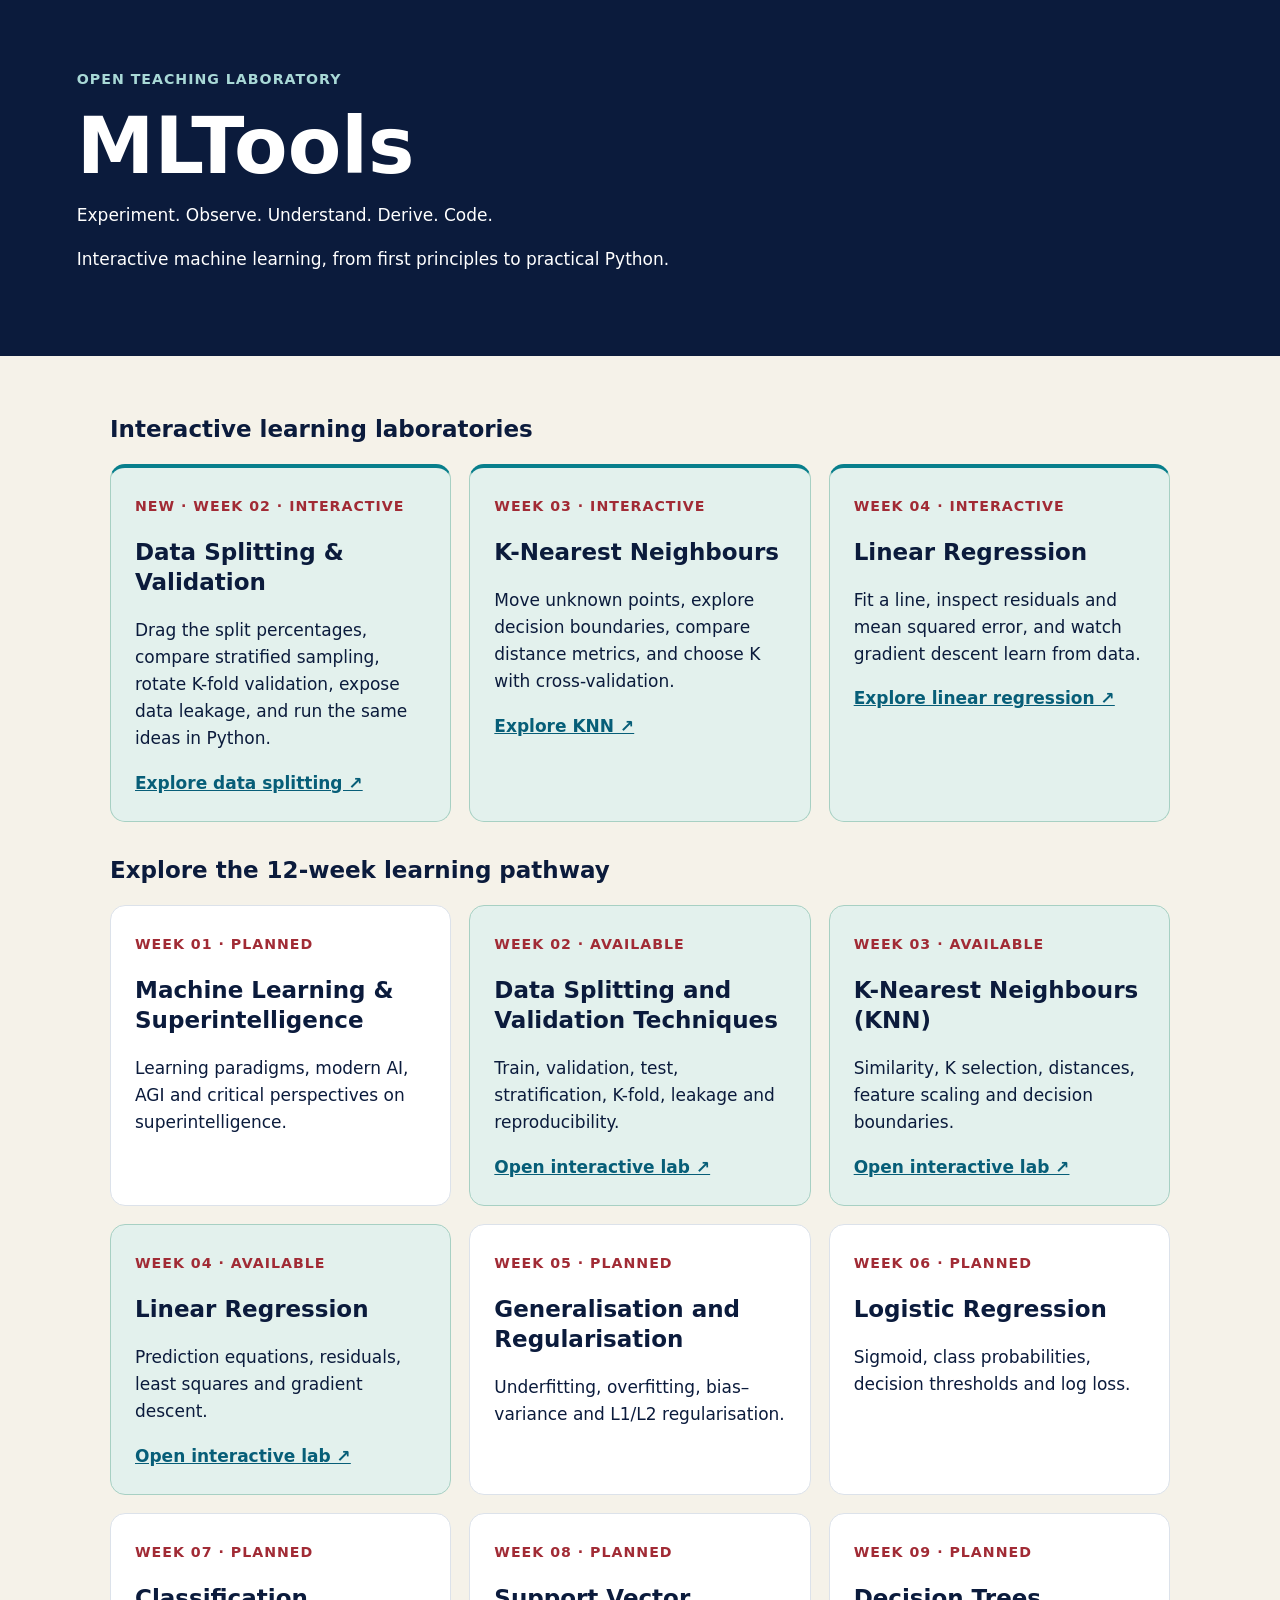
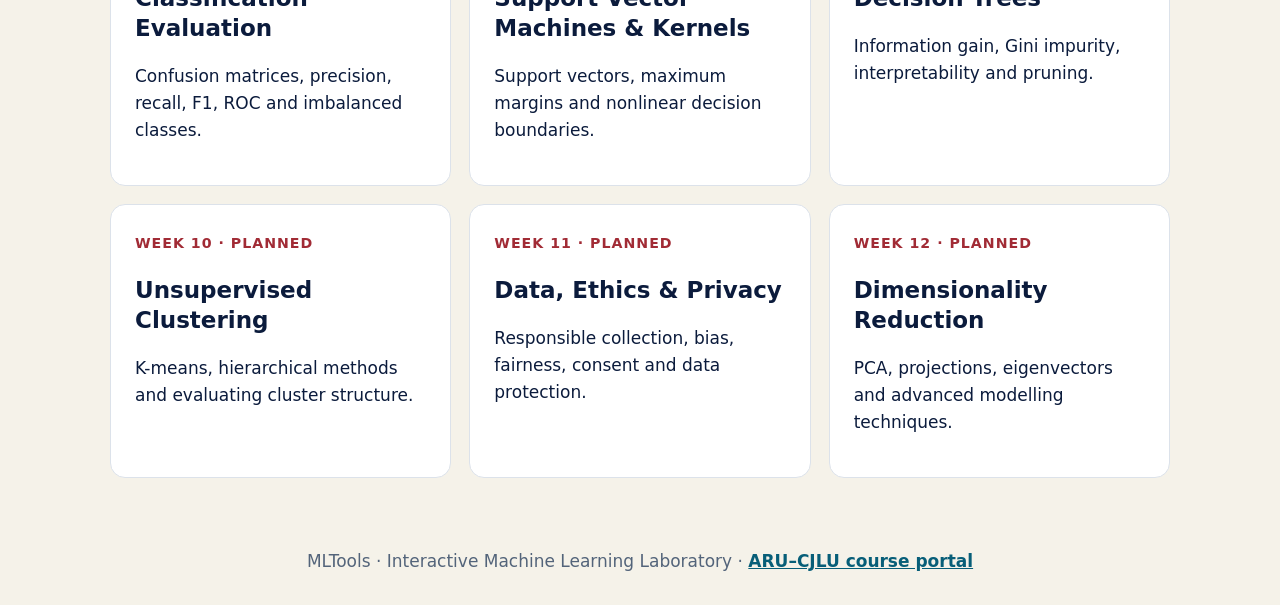
<file: index.html>
<!doctype html><html lang="en"><meta charset="utf-8"><meta name="viewport" content="width=device-width,initial-scale=1"><title>MLTools | Interactive Machine Learning</title><link rel="stylesheet" href="style.css"><header><small style="color:#a9d9d7">OPEN TEACHING LABORATORY</small><h1>MLTools</h1><p>Experiment. Observe. Understand. Derive. Code.</p><p>Interactive machine learning, from first principles to practical Python.</p></header><main>
<h2>Interactive learning laboratories</h2>
<div class="grid" style="margin:0 0 34px">
 <article class="ready" style="border-top:4px solid #087f8c">
  <small>NEW · WEEK 02 · INTERACTIVE</small><h2>Data Splitting &amp; Validation</h2>
  <p>Drag the split percentages, compare stratified sampling, rotate K-fold validation, expose data leakage, and run the same ideas in Python.</p>
  <a href="data-splitting.html">Explore data splitting ↗</a>
 </article>
 <article class="ready" style="border-top:4px solid #087f8c">
  <small>WEEK 03 · INTERACTIVE</small><h2>K-Nearest Neighbours</h2>
  <p>Move unknown points, explore decision boundaries, compare distance metrics, and choose K with cross-validation.</p>
  <a href="knn.html">Explore KNN ↗</a>
 </article>
 <article class="ready" style="border-top:4px solid #087f8c">
  <small>WEEK 04 · INTERACTIVE</small><h2>Linear Regression</h2>
  <p>Fit a line, inspect residuals and mean squared error, and watch gradient descent learn from data.</p>
  <a href="linear-regression.html">Explore linear regression ↗</a>
 </article>
</div>
<h2>Explore the 12-week learning pathway</h2>
<div class="grid">
 <article><small>WEEK 01 · PLANNED</small><h2>Machine Learning &amp; Superintelligence</h2><p>Learning paradigms, modern AI, AGI and critical perspectives on superintelligence.</p></article>
 <article class="ready"><small>WEEK 02 · AVAILABLE</small><h2>Data Splitting and Validation Techniques</h2><p>Train, validation, test, stratification, K-fold, leakage and reproducibility.</p><a href="data-splitting.html">Open interactive lab ↗</a></article>
 <article class="ready"><small>WEEK 03 · AVAILABLE</small><h2>K-Nearest Neighbours (KNN)</h2><p>Similarity, K selection, distances, feature scaling and decision boundaries.</p><a href="knn.html">Open interactive lab ↗</a></article>
 <article class="ready"><small>WEEK 04 · AVAILABLE</small><h2>Linear Regression</h2><p>Prediction equations, residuals, least squares and gradient descent.</p><a href="linear-regression.html">Open interactive lab ↗</a></article>
 <article><small>WEEK 05 · PLANNED</small><h2>Generalisation and Regularisation</h2><p>Underfitting, overfitting, bias–variance and L1/L2 regularisation.</p></article>
 <article><small>WEEK 06 · PLANNED</small><h2>Logistic Regression</h2><p>Sigmoid, class probabilities, decision thresholds and log loss.</p></article>
 <article><small>WEEK 07 · PLANNED</small><h2>Classification Evaluation</h2><p>Confusion matrices, precision, recall, F1, ROC and imbalanced classes.</p></article>
 <article><small>WEEK 08 · PLANNED</small><h2>Support Vector Machines &amp; Kernels</h2><p>Support vectors, maximum margins and nonlinear decision boundaries.</p></article>
 <article><small>WEEK 09 · PLANNED</small><h2>Decision Trees</h2><p>Information gain, Gini impurity, interpretability and pruning.</p></article>
 <article><small>WEEK 10 · PLANNED</small><h2>Unsupervised Clustering</h2><p>K-means, hierarchical methods and evaluating cluster structure.</p></article>
 <article><small>WEEK 11 · PLANNED</small><h2>Data, Ethics &amp; Privacy</h2><p>Responsible collection, bias, fairness, consent and data protection.</p></article>
 <article><small>WEEK 12 · PLANNED</small><h2>Dimensionality Reduction</h2><p>PCA, projections, eigenvectors and advanced modelling techniques.</p></article>
</div>
</main><footer>MLTools · Interactive Machine Learning Laboratory · <a href="https://kirtiprakash.github.io/aru-cjlu-ai-2026/modules/advanced-machine-learning.html">ARU–CJLU course portal</a></footer></html>
</file>
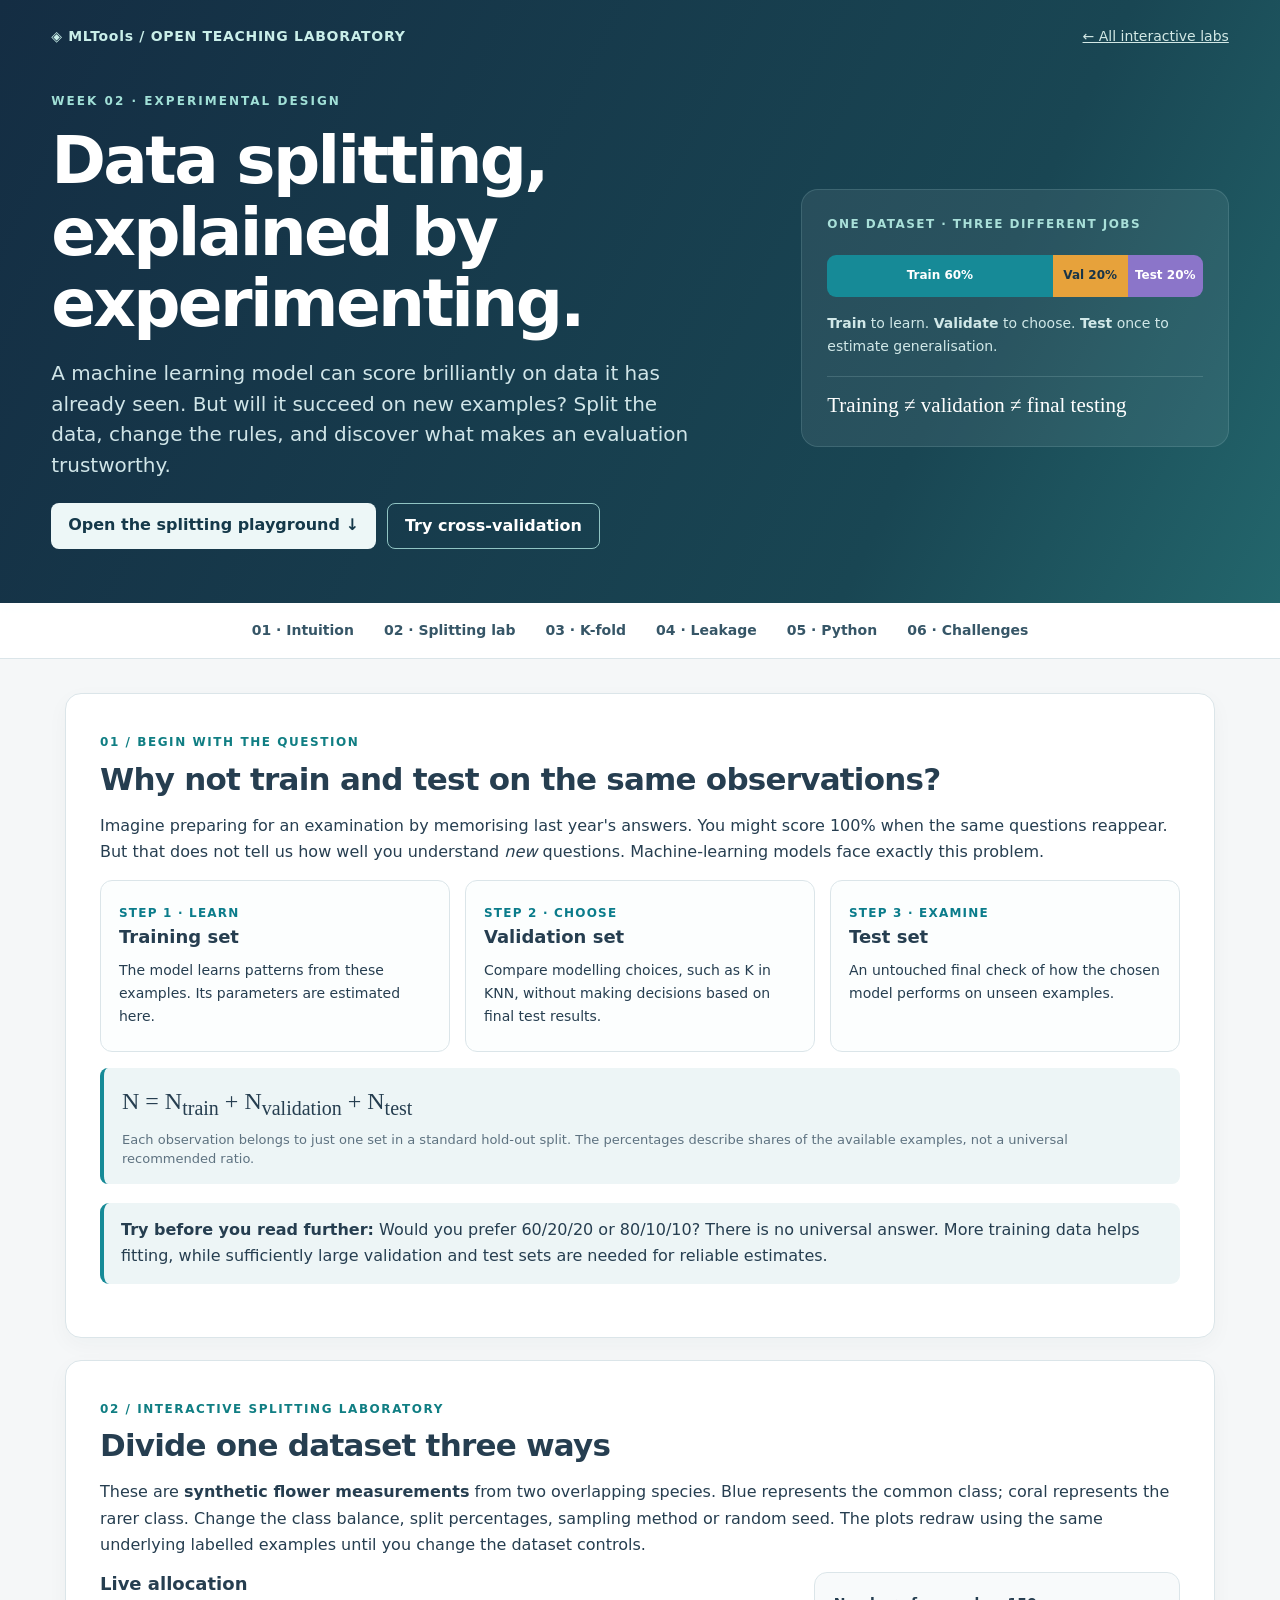
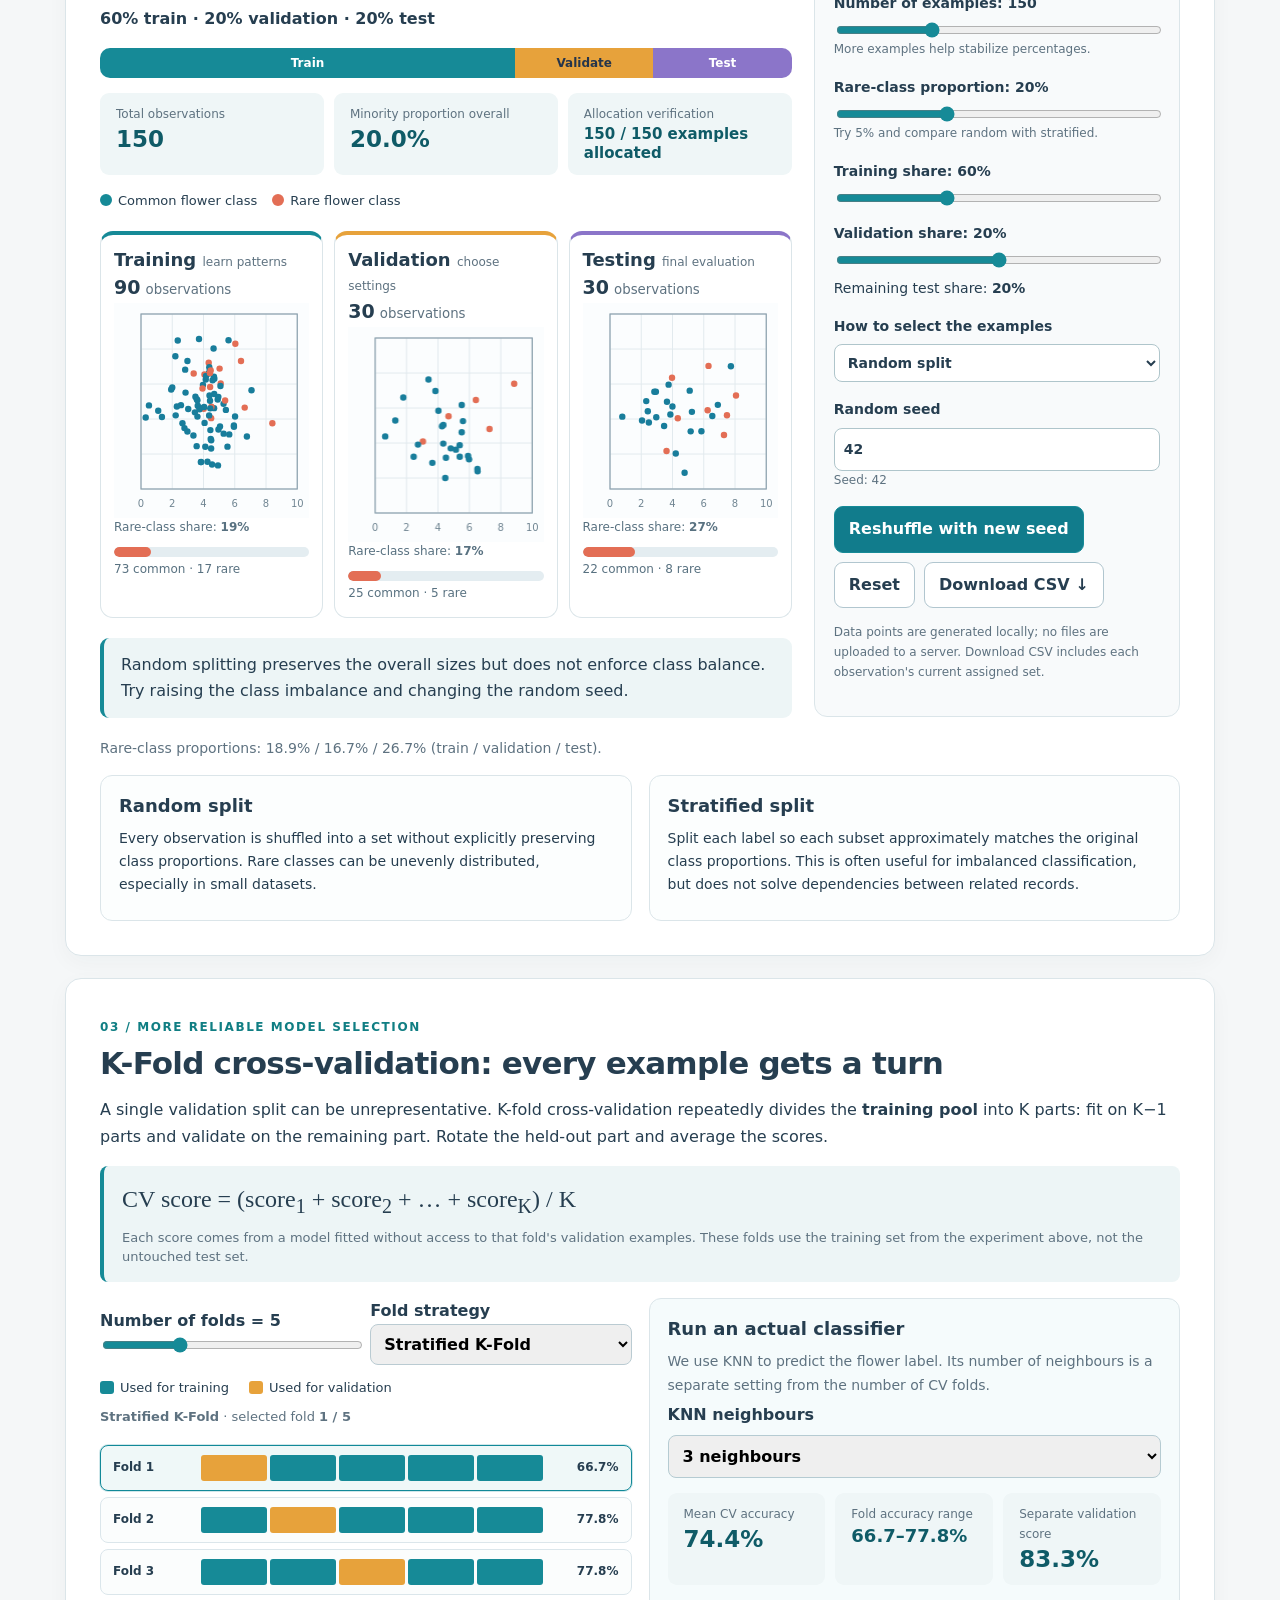
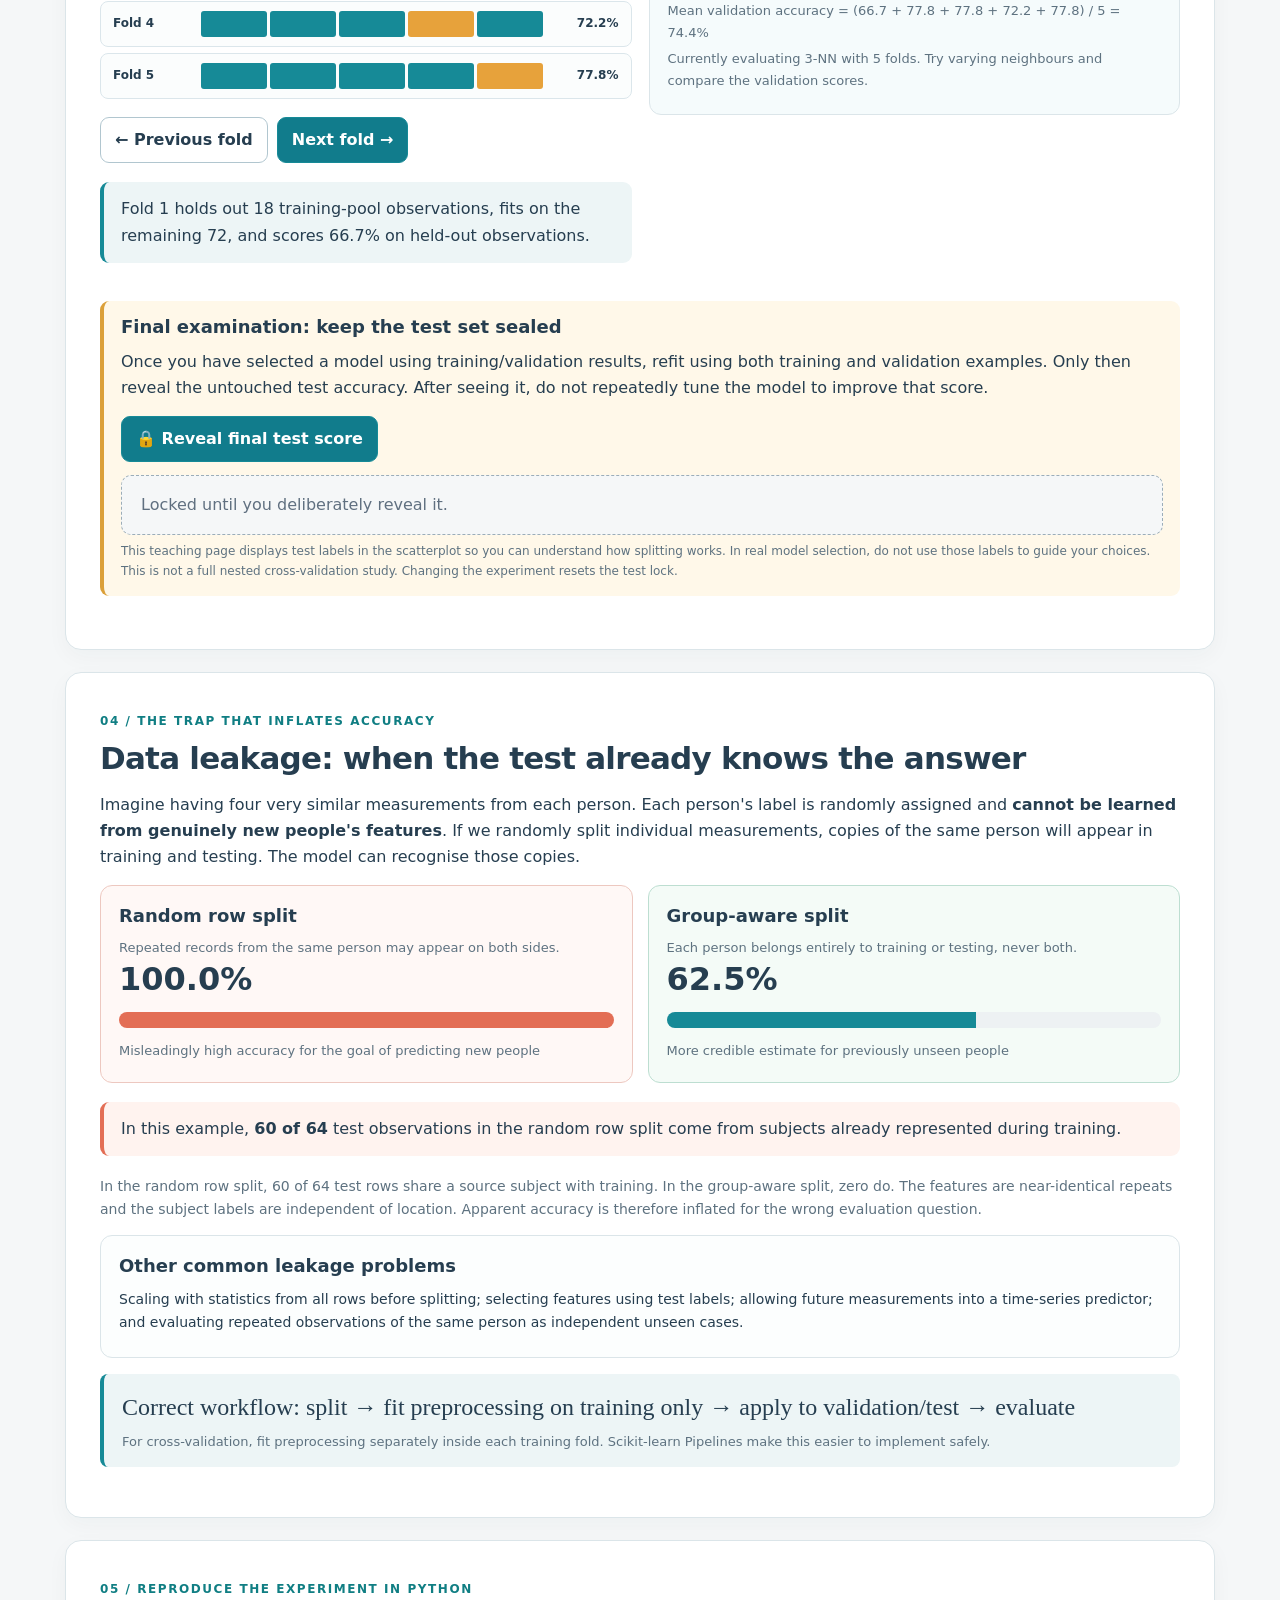
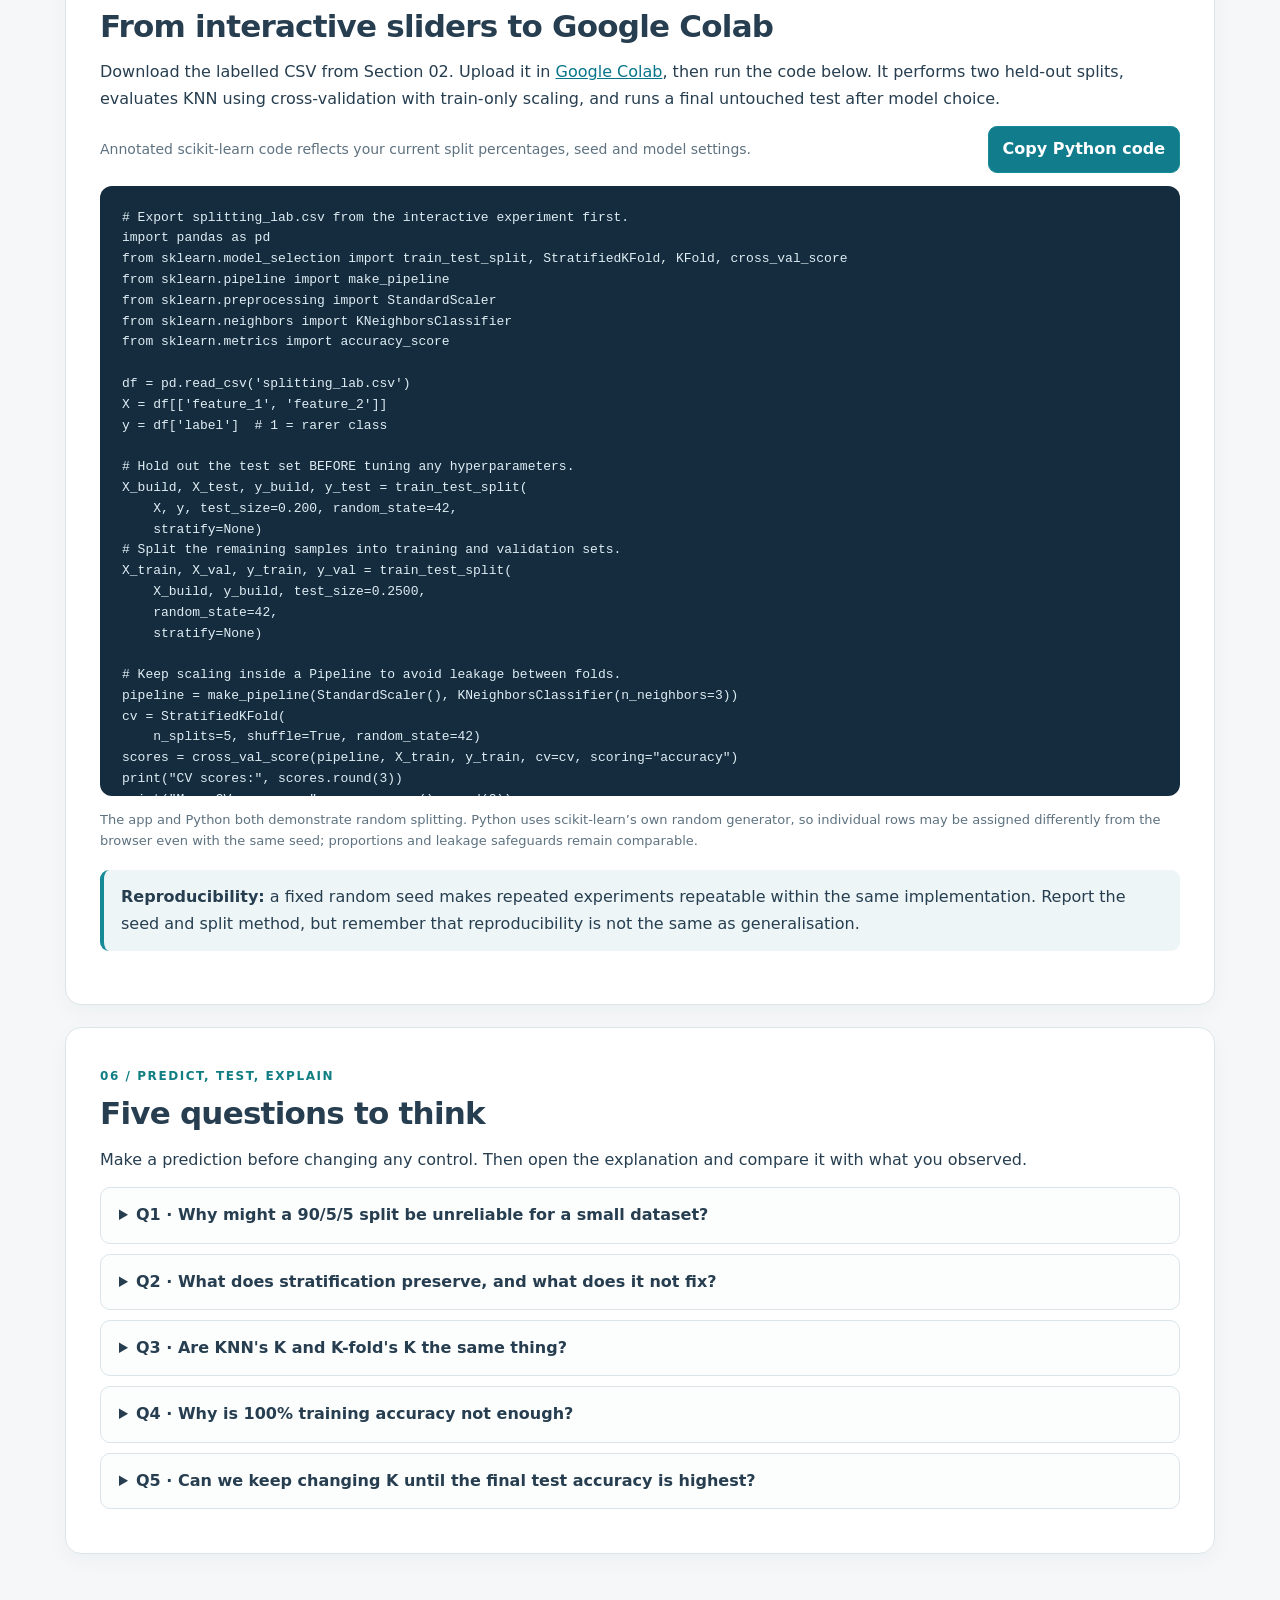
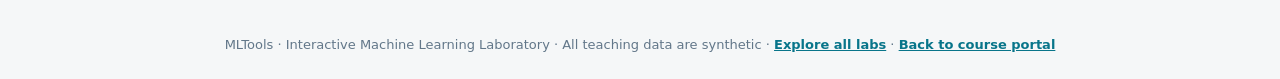
<file: data-splitting.html>
<!doctype html>
<html lang="en">
<head>
<meta charset="utf-8">
<meta name="viewport" content="width=device-width,initial-scale=1">
<meta name="description" content="Interactive machine learning tutorial: training validation test splits, random versus stratified sampling, K-fold cross-validation, data leakage, and reproducible Python code.">
<title>Data Splitting & Validation | MLTools Interactive Laboratory</title>
<link rel="stylesheet" href="data-splitting.css">
</head>
<body>
<header class="hero">
  <div class="hero-body">
    <div class="brandbar"><a class="brand" href="./">◈ MLTools / OPEN TEACHING LABORATORY</a><a class="back" href="./">← All interactive labs</a></div>
    <div class="hero-grid">
      <div>
        <span class="eyebrow">Week 02 · Experimental design</span>
        <h1>Data splitting, explained by experimenting.</h1>
        <p class="lead">A machine learning model can score brilliantly on data it has already seen. But will it succeed on new examples? Split the data, change the rules, and discover what makes an evaluation trustworthy.</p>
        <div class="hero-cta"><a href="#playground">Open the splitting playground ↓</a><a class="secondary" href="#cross-validation">Try cross-validation</a></div>
      </div>
      <aside class="hero-art" aria-label="Illustrative training validation test split">
        <div class="art-title">One dataset · Three different jobs</div>
        <div class="art-bar"><span class="a">Train 60%</span><span class="b">Val 20%</span><span class="c">Test 20%</span></div>
        <p class="art-caption"><strong>Train</strong> to learn. <strong>Validate</strong> to choose. <strong>Test</strong> once to estimate generalisation.</p>
        <div class="hero-formula">Training ≠ validation ≠ final testing</div>
      </aside>
    </div>
  </div>
</header>
<nav aria-label="Learning sections">
 <a href="#intuition">01 · Intuition</a><a href="#playground">02 · Splitting lab</a><a href="#cross-validation">03 · K-fold</a><a href="#leakage">04 · Leakage</a><a href="#reproducible">05 · Python</a><a href="#challenge">06 · Challenges</a>
</nav>
<main>
<section id="intuition">
  <span class="tag">01 / Begin with the question</span>
  <h2>Why not train and test on the same observations?</h2>
  <p>Imagine preparing for an examination by memorising last year's answers. You might score 100% when the same questions reappear. But that does not tell us how well you understand <em>new</em> questions. Machine-learning models face exactly this problem.</p>
  <div class="steps">
    <article class="step"><span class="step-num">STEP 1 · LEARN</span><h3>Training set</h3><p>The model learns patterns from these examples. Its parameters are estimated here.</p></article>
    <article class="step"><span class="step-num">STEP 2 · CHOOSE</span><h3>Validation set</h3><p>Compare modelling choices, such as K in KNN, without making decisions based on final test results.</p></article>
    <article class="step"><span class="step-num">STEP 3 · EXAMINE</span><h3>Test set</h3><p>An untouched final check of how the chosen model performs on unseen examples.</p></article>
  </div>
  <div class="eq">N = N<sub>train</sub> + N<sub>validation</sub> + N<sub>test</sub><small>Each observation belongs to just one set in a standard hold-out split. The percentages describe shares of the available examples, not a universal recommended ratio.</small></div>
  <div class="callout"><strong>Try before you read further:</strong> Would you prefer 60/20/20 or 80/10/10? There is no universal answer. More training data helps fitting, while sufficiently large validation and test sets are needed for reliable estimates.</div>
</section>

<section id="playground">
  <span class="tag">02 / Interactive splitting laboratory</span>
  <h2>Divide one dataset three ways</h2>
  <p>These are <strong>synthetic flower measurements</strong> from two overlapping species. Blue represents the common class; coral represents the rarer class. Change the class balance, split percentages, sampling method or random seed. The plots redraw using the same underlying labelled examples until you change the dataset controls.</p>
  <div class="lab-grid">
    <div>
      <h3>Live allocation</h3>
      <p id="split-label" style="font-weight:800">60% train · 20% validation · 20% test</p>
      <div class="split-flow" role="img" aria-label="Proportions of the total dataset assigned to training, validation and testing">
        <div id="flow-train" class="train" style="width:60%">Train</div>
        <div id="flow-validation" class="validation" style="width:20%">Validate</div>
        <div id="flow-test" class="test" style="width:20%">Test</div>
      </div>
      <div class="metric-row">
       <div class="metric"><small>Total observations</small><strong id="total-label">150</strong></div>
       <div class="metric"><small>Minority proportion overall</small><strong id="target-minority">20%</strong></div>
       <div class="metric"><small>Allocation verification</small><strong id="sums-check" style="font-size:15px">150 / 150</strong></div>
      </div>
      <div class="class-legend"><span><i class="dot blue"></i> Common flower class</span><span><i class="dot coral"></i> Rare flower class</span></div>
      <div class="datasets">
       <article class="dataset-card train"><h3>Training <span>learn patterns</span></h3><div><strong class="card-stat" id="num-train">90</strong> <small>observations</small></div><canvas id="scatter-train" role="img" aria-label="Training set scatterplot"></canvas><div class="stat-small">Rare-class share: <strong id="rare-train">20%</strong></div><div class="bar-track"><div class="bar-fill" id="bar-train" style="width:20%"></div></div><div class="stat-small" id="count-train">72 common · 18 rare</div></article>
       <article class="dataset-card validation"><h3>Validation <span>choose settings</span></h3><div><strong class="card-stat" id="num-validation">30</strong> <small>observations</small></div><canvas id="scatter-validation" role="img" aria-label="Validation set scatterplot"></canvas><div class="stat-small">Rare-class share: <strong id="rare-validation">20%</strong></div><div class="bar-track"><div class="bar-fill" id="bar-validation" style="width:20%"></div></div><div class="stat-small" id="count-validation">24 common · 6 rare</div></article>
       <article class="dataset-card test"><h3>Testing <span>final evaluation</span></h3><div><strong class="card-stat" id="num-test">30</strong> <small>observations</small></div><canvas id="scatter-test" role="img" aria-label="Test set scatterplot"></canvas><div class="stat-small">Rare-class share: <strong id="rare-test">20%</strong></div><div class="bar-track"><div class="bar-fill" id="bar-test" style="width:20%"></div></div><div class="stat-small" id="count-test">24 common · 6 rare</div></article>
      </div>
      <p id="split-explainer" class="callout">Compare stratified and random sampling.</p>
      <p id="split-difference" class="muted" style="font-size:14px"></p>
      <p id="rare-warning" class="muted" style="font-size:13px;color:#aa5b26" aria-live="polite"></p>
    </div>
    <div class="controls">
      <label class="whole" for="n-slider">Number of examples: <output id="n-output">150</output>
        <input id="n-slider" type="range" min="90" max="300" step="10" value="150">
        <small class="ctrl-sub">More examples help stabilize percentages.</small>
      </label>
      <label class="whole" for="minority-slider">Rare-class proportion: <output id="minority-output">20%</output>
        <input id="minority-slider" type="range" min="5" max="50" step="5" value="20">
        <small class="ctrl-sub">Try 5% and compare random with stratified.</small>
      </label>
      <label for="train-slider">Training share: <output id="train-output">60%</output>
        <input id="train-slider" type="range" min="50" max="80" step="5" value="60">
      </label>
      <label for="validation-slider">Validation share: <output id="validation-output">20%</output>
        <input id="validation-slider" type="range" min="10" max="30" step="5" value="20">
      </label>
      <div class="whole" style="margin-top:-7px;margin-bottom:15px;font-size:14px">Remaining test share: <strong id="test-output">20%</strong></div>
      <label for="split-method">How to select the examples
        <select id="split-method"><option value="random">Random split</option><option value="stratified">Stratified split (preserve classes)</option></select>
      </label>
      <label for="seed-input">Random seed
        <input id="seed-input" type="number" min="0" max="999999" value="42">
        <small class="ctrl-sub" id="split-seed-label">Seed: 42</small>
      </label>
      <div class="btn-row whole"><button id="reshuffle" type="button" class="primary">Reshuffle with new seed</button><button id="reset-all" type="button">Reset</button><button id="export-csv" type="button">Download CSV ↓</button></div>
      <p class="ctrl-sub whole" style="margin-top:15px">Data points are generated locally; no files are uploaded to a server. Download CSV includes each observation's current assigned set.</p>
    </div>
  </div>
  <div class="method-grid">
    <div class="info-card"><h3>Random split</h3><p>Every observation is shuffled into a set without explicitly preserving class proportions. Rare classes can be unevenly distributed, especially in small datasets.</p></div>
    <div class="info-card"><h3>Stratified split</h3><p>Split each label so each subset approximately matches the original class proportions. This is often useful for imbalanced classification, but does not solve dependencies between related records.</p></div>
  </div>
</section>

<section id="cross-validation">
  <span class="tag">03 / More reliable model selection</span>
  <h2>K-Fold cross-validation: every example gets a turn</h2>
  <p>A single validation split can be unrepresentative. K-fold cross-validation repeatedly divides the <strong>training pool</strong> into K parts: fit on K−1 parts and validate on the remaining part. Rotate the held-out part and average the scores.</p>
  <div class="eq">CV score = (score<sub>1</sub> + score<sub>2</sub> + … + score<sub>K</sub>) / K<small>Each score comes from a model fitted without access to that fold's validation examples. These folds use the training set from the experiment above, not the untouched test set.</small></div>
  <div class="method-grid">
    <div>
      <div class="btn-row" style="margin-bottom:12px">
        <label for="folds-slider" style="flex:1;min-width:160px;font-weight:700">Number of folds = <output id="folds-output">5</output>
        <input id="folds-slider" type="range" min="3" max="10" step="1" value="5" style="display:block;width:100%;accent-color:var(--teal)"></label>
        <label for="foldtype" style="flex:1;min-width:160px;font-weight:700">Fold strategy
          <select id="foldtype" style="display:block;width:100%;border-radius:8px;padding:9px;border:1px solid #bacbd2"><option value="stratified">Stratified K-Fold</option><option value="plain">Ordinary K-Fold</option></select>
        </label>
      </div>
      <div class="legend-row"><span><i class="legend-box" style="background:var(--teal)"></i> Used for training</span><span><i class="legend-box" style="background:var(--gold)"></i> Used for validation</span></div>
      <p class="muted" style="font-size:13px"><strong id="cv-method">Stratified K-Fold</strong> · selected fold <strong id="cv-fold-number">1 / 5</strong></p>
      <div class="fold-grid" id="cv-grid" aria-label="Click each fold to inspect its training and validation arrangement"></div>
      <div class="btn-row"><button id="previous-fold" type="button">← Previous fold</button><button class="primary" id="next-fold" type="button">Next fold →</button></div>
      <p id="fold-interpretation" class="callout">The selected fold will be described here.</p>
    </div>
    <div>
      <div class="info-card" style="background:#f5fbfc">
        <h3>Run an actual classifier</h3>
        <p class="muted" style="font-size:14px">We use KNN to predict the flower label. Its number of neighbours is a separate setting from the number of CV folds.</p>
        <label for="model-k" style="font-weight:750">KNN neighbours
          <select id="model-k" style="display:block;width:100%;padding:10px;border-radius:8px;border:1px solid #b5cbd2;margin:7px 0"><option value="1">1 neighbour</option><option value="3" selected>3 neighbours</option><option value="5">5 neighbours</option><option value="7">7 neighbours</option><option value="11">11 neighbours</option></select></label>
        <div class="metric-row">
          <div class="metric"><small>Mean CV accuracy</small><strong id="cv-mean">…</strong></div>
          <div class="metric"><small>Fold accuracy range</small><strong id="cv-range" style="font-size:18px">…</strong></div>
          <div class="metric"><small>Separate validation score</small><strong id="val-score">…</strong></div>
        </div>
        <p id="cv-equation" class="muted" style="font-size:13px;overflow-wrap:anywhere"></p>
        <p class="muted" style="font-size:13px">Currently evaluating <span id="modelk-label">3</span>-NN with <span id="fold-count-label">5</span> folds. Try varying neighbours and compare the validation scores.</p>
      </div>
    </div>
  </div>
  <div class="callout gold">
    <h3>Final examination: keep the test set sealed</h3>
    <p>Once you have selected a model using training/validation results, refit using both training and validation examples. Only then reveal the untouched test accuracy. After seeing it, do not repeatedly tune the model to improve that score.</p>
    <button id="test-reveal" class="primary" type="button">🔒 Reveal final test score</button>
    <div class="locked" id="test-result" aria-live="polite" style="margin-top:13px">Locked until you deliberately reveal it.</div>
    <p class="muted" style="font-size:12px;margin-bottom:0">This teaching page displays test labels in the scatterplot so you can understand how splitting works. In real model selection, do not use those labels to guide your choices. This is not a full nested cross-validation study. Changing the experiment resets the test lock.</p>
  </div>
</section>

<section id="leakage">
 <span class="tag">04 / The trap that inflates accuracy</span>
 <h2>Data leakage: when the test already knows the answer</h2>
 <p>Imagine having four very similar measurements from each person. Each person's label is randomly assigned and <strong>cannot be learned from genuinely new people's features</strong>. If we randomly split individual measurements, copies of the same person will appear in training and testing. The model can recognise those copies.</p>
 <div class="leak-grid">
  <article class="leak-card problem"><h3>Random row split</h3><small>Repeated records from the same person may appear on both sides.</small><strong id="leaky-accuracy">…</strong><div class="leak-bar"><div class="leak-fill" id="leaky-bar" style="background:var(--coral);width:0%"></div></div><small>Misleadingly high accuracy for the goal of predicting new people</small></article>
  <article class="leak-card safe"><h3>Group-aware split</h3><small>Each person belongs entirely to training or testing, never both.</small><strong id="honest-accuracy">…</strong><div class="leak-bar"><div class="leak-fill" id="honest-bar" style="background:var(--teal);width:0%"></div></div><small>More credible estimate for previously unseen people</small></article>
 </div>
 <p class="callout coral">In this example, <strong id="duplicate-count">…</strong> test observations in the random row split come from subjects already represented during training.</p>
 <p class="muted" id="leakage-note" style="font-size:14px"></p>
 <div class="info-card"><h3>Other common leakage problems</h3><p>Scaling with statistics from all rows before splitting; selecting features using test labels; allowing future measurements into a time-series predictor; and evaluating repeated observations of the same person as independent unseen cases.</p></div>
 <div class="eq">Correct workflow: split → fit preprocessing on training only → apply to validation/test → evaluate<small>For cross-validation, fit preprocessing separately inside each training fold. Scikit-learn Pipelines make this easier to implement safely.</small></div>
</section>

<section id="reproducible">
 <span class="tag">05 / Reproduce the experiment in Python</span>
 <h2>From interactive sliders to Google Colab</h2>
 <p>Download the labelled CSV from Section 02. Upload it in <a href="https://colab.research.google.com/" target="_blank" rel="noopener noreferrer">Google Colab</a>, then run the code below. It performs two held-out splits, evaluates KNN using cross-validation with train-only scaling, and runs a final untouched test after model choice.</p>
 <div class="codebar"><p class="muted" style="font-size:14px">Annotated scikit-learn code reflects your current split percentages, seed and model settings.</p><button class="primary" type="button" id="copy-code">Copy Python code</button></div>
 <pre><code id="python-code"># The notebook-ready code is generated from the controls.</code></pre>
 <p id="code-note" class="muted" style="font-size:13px"></p>
 <div class="callout"><strong>Reproducibility:</strong> a fixed random seed makes repeated experiments repeatable within the same implementation. Report the seed and split method, but remember that reproducibility is not the same as generalisation.</div>
</section>

<section id="challenge">
 <span class="tag">06 / Predict, test, explain</span>
 <h2>Five questions to think</h2>
 <p>Make a prediction before changing any control. Then open the explanation and compare it with what you observed.</p>
 <details class="exercise"><summary>Q1 · Why might a 90/5/5 split be unreliable for a small dataset?</summary><p>The training set is large, but the validation and test subsets could be too small for stable performance estimates, especially for rare classes. There is no universal best ratio.</p></details>
 <details class="exercise"><summary>Q2 · What does stratification preserve, and what does it not fix?</summary><p>Stratification aims to preserve class proportions. It does not prevent data leakage caused by duplicated subjects, groups, chronological dependencies or preprocessing fitted on the full dataset.</p></details>
 <details class="exercise"><summary>Q3 · Are KNN's K and K-fold's K the same thing?</summary><p>No. KNN's K is the number of nearest labelled neighbours used for a prediction. K-fold's K is the number of subsets used for repeated training and validation.</p></details>
 <details class="exercise"><summary>Q4 · Why is 100% training accuracy not enough?</summary><p>A model may simply memorise the training data. Accuracy on observations that were not available during fitting is needed to evaluate generalisation.</p></details>
 <details class="exercise"><summary>Q5 · Can we keep changing K until the final test accuracy is highest?</summary><p>No. Repeatedly selecting based on the test set makes it part of the model-selection process. Use validation or cross-validation for tuning and keep a final test set untouched.</p></details>
</section>
</main>
<footer class="footer">MLTools · Interactive Machine Learning Laboratory · All teaching data are synthetic · <a href="./">Explore all labs</a> · <a href="https://kirtiprakash.github.io/aru-cjlu-ai-2026/modules/advanced-machine-learning.html">Back to course portal</a></footer>
<script src="data-splitting.js"></script>
</body>
</html>
</file>
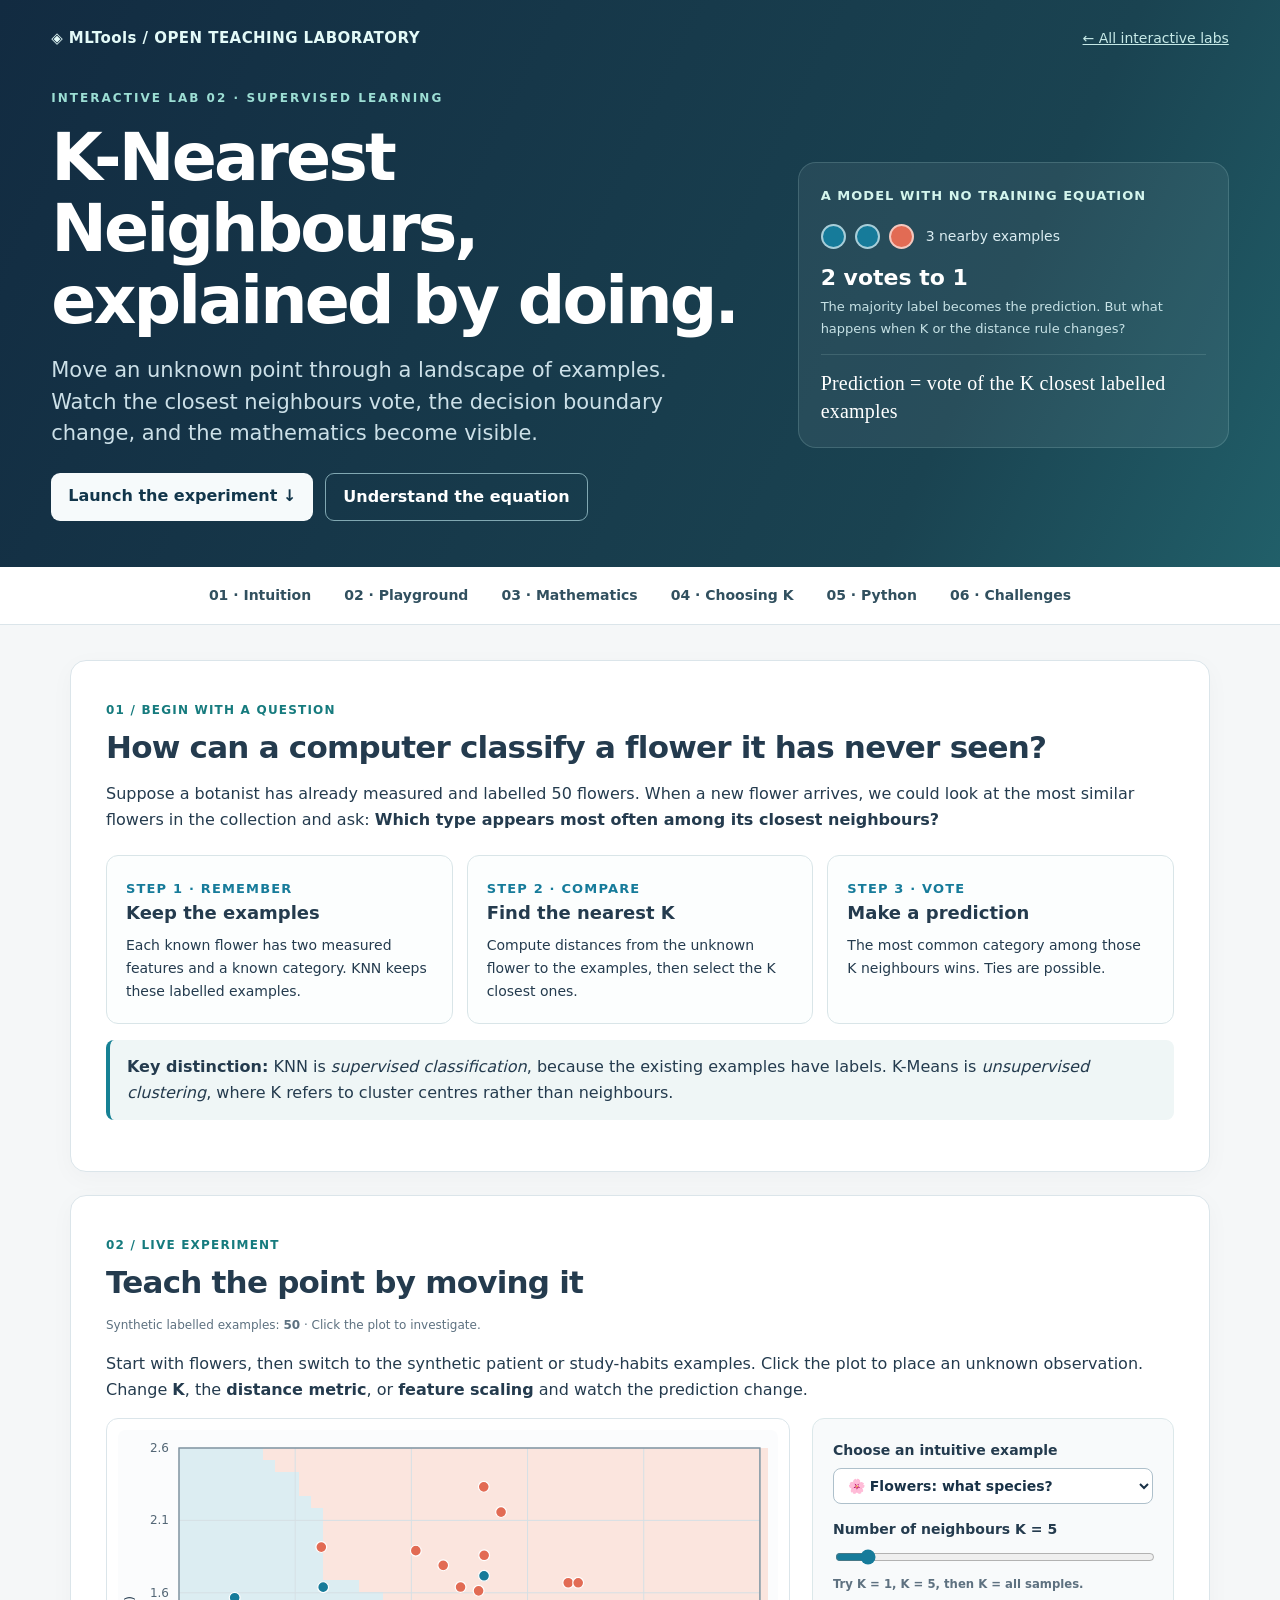
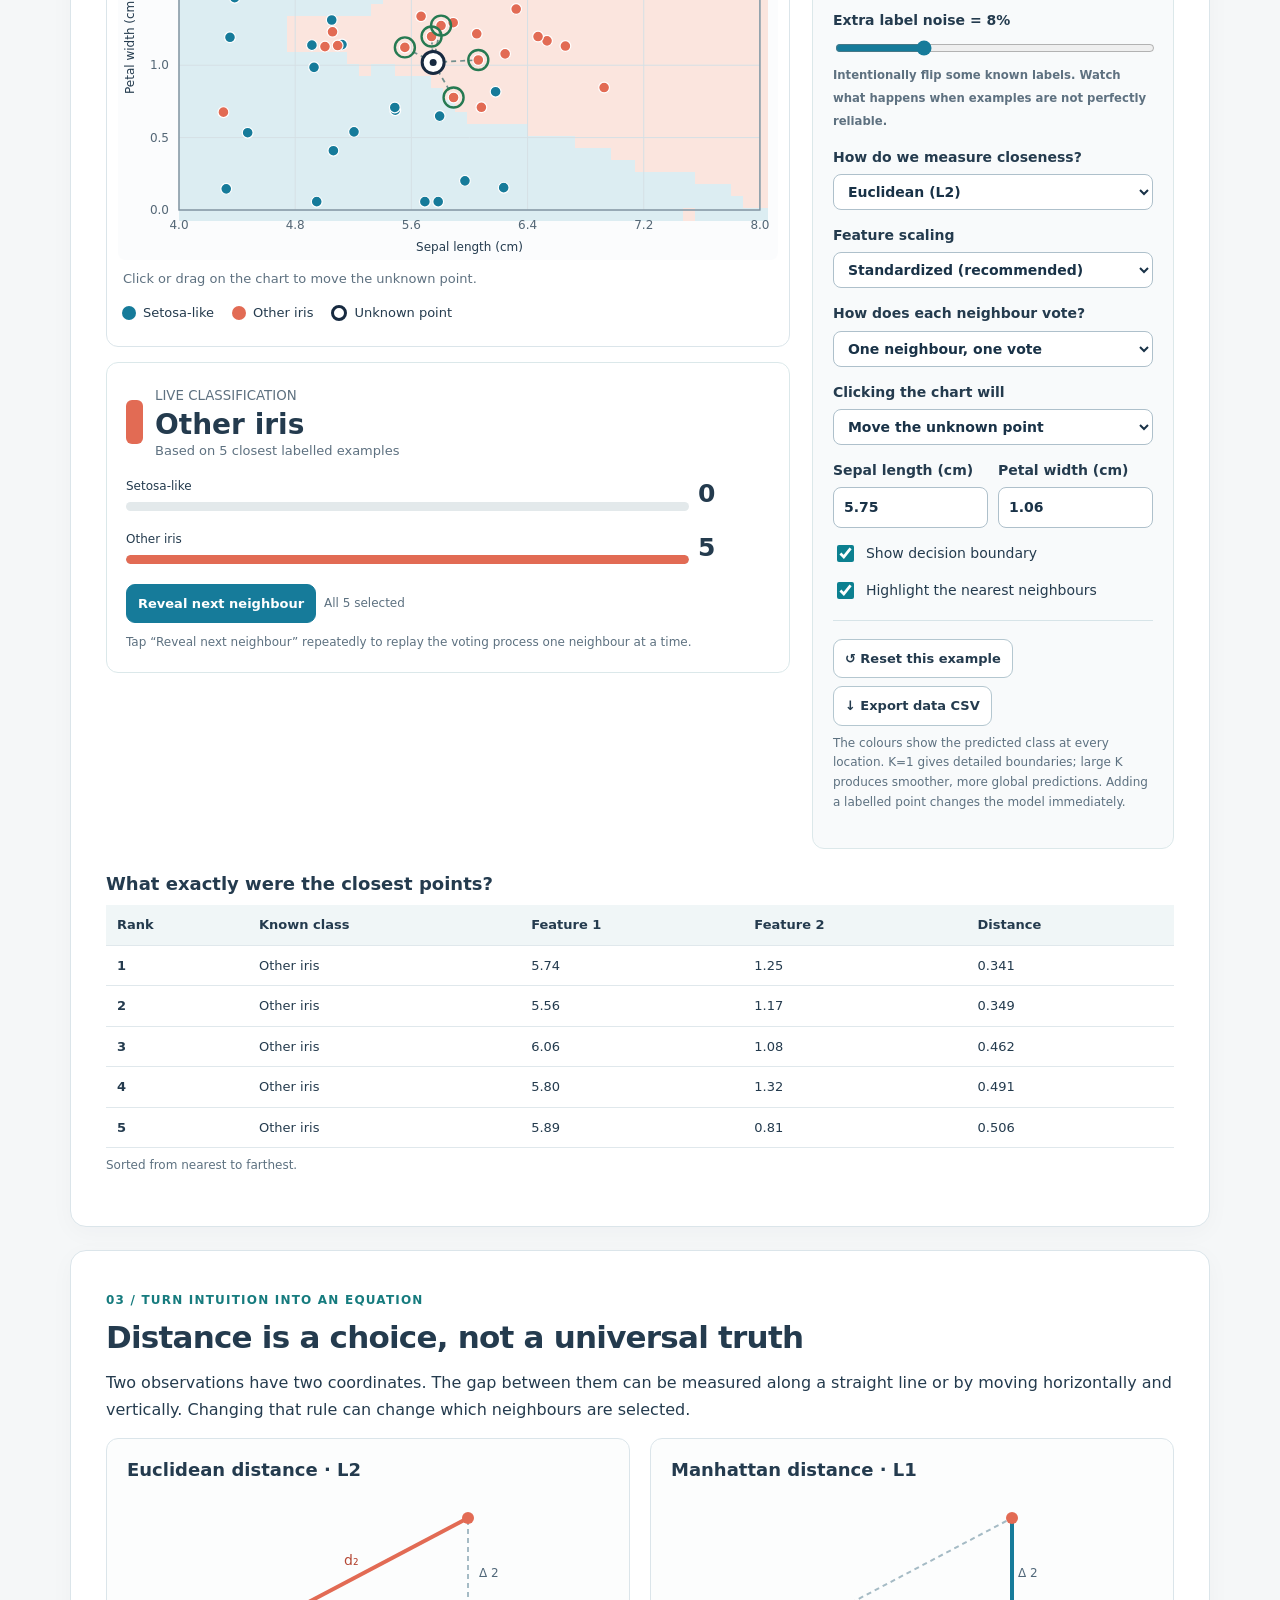
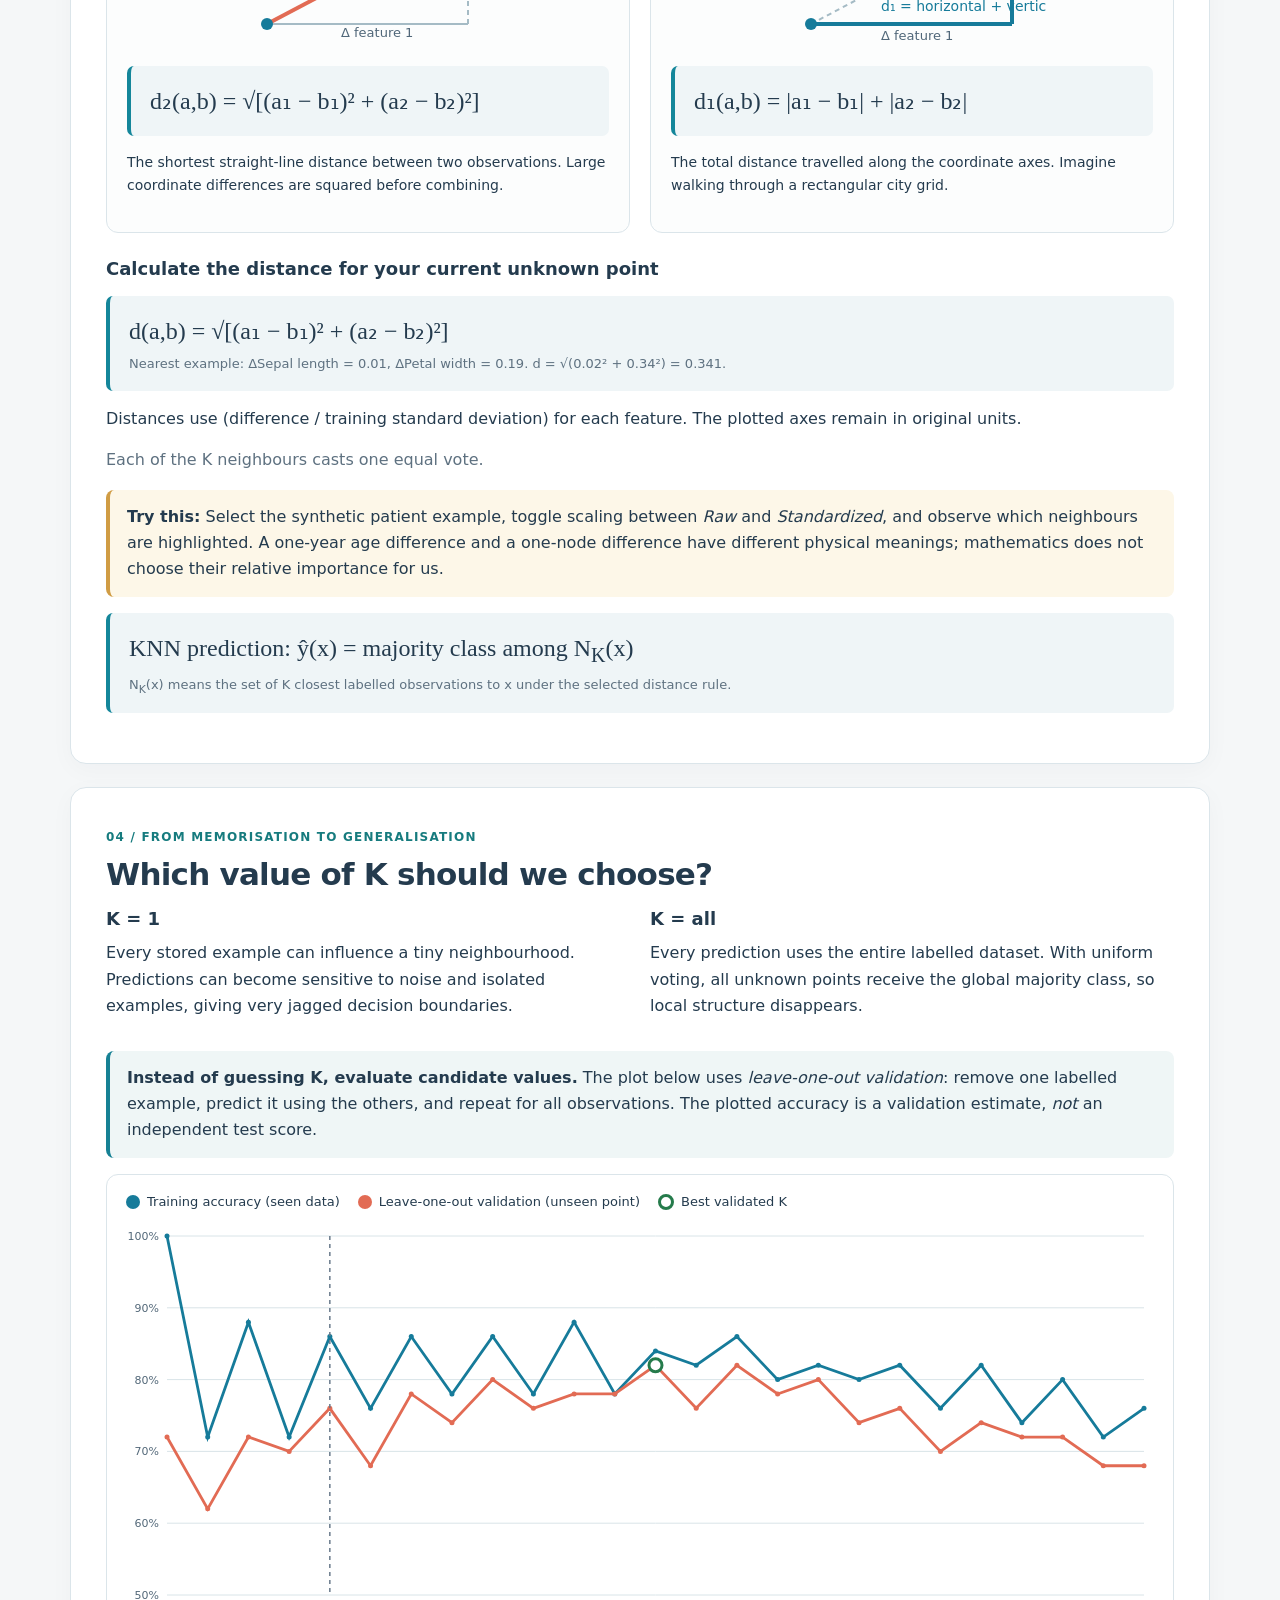
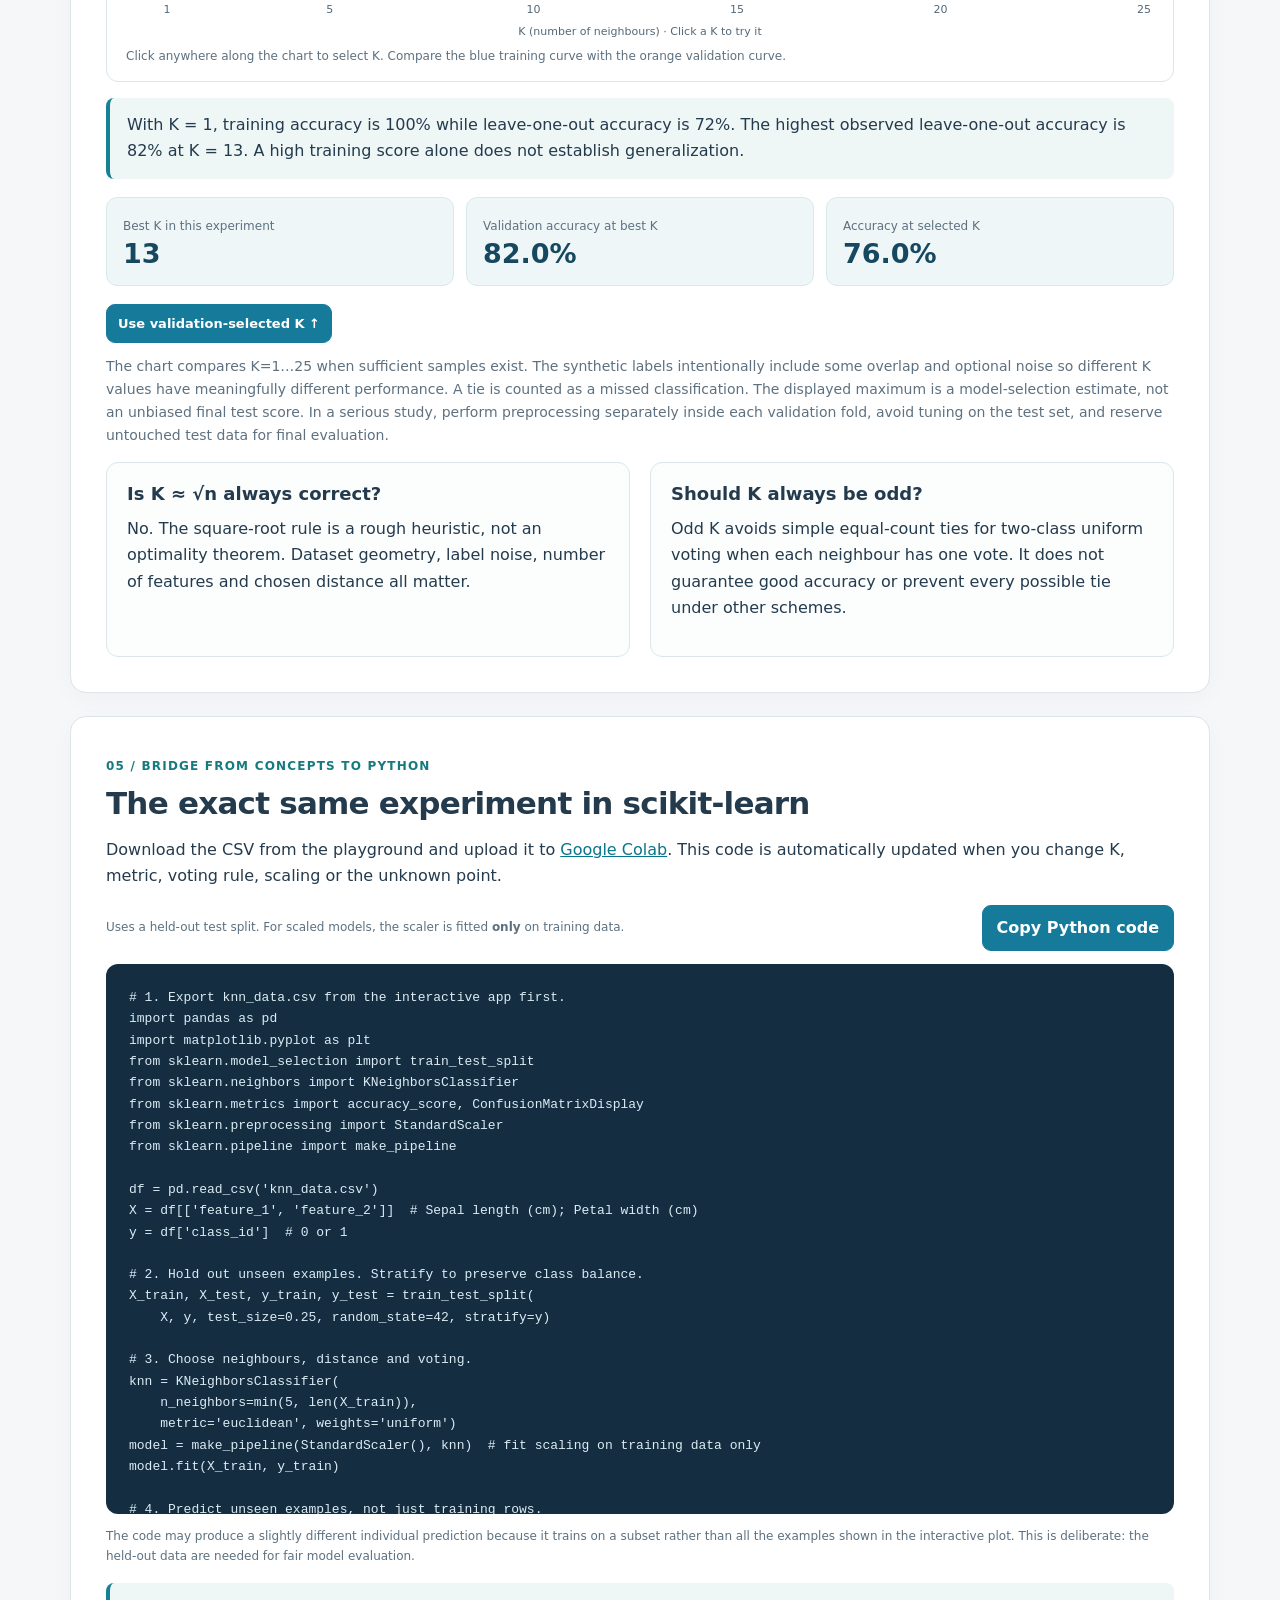
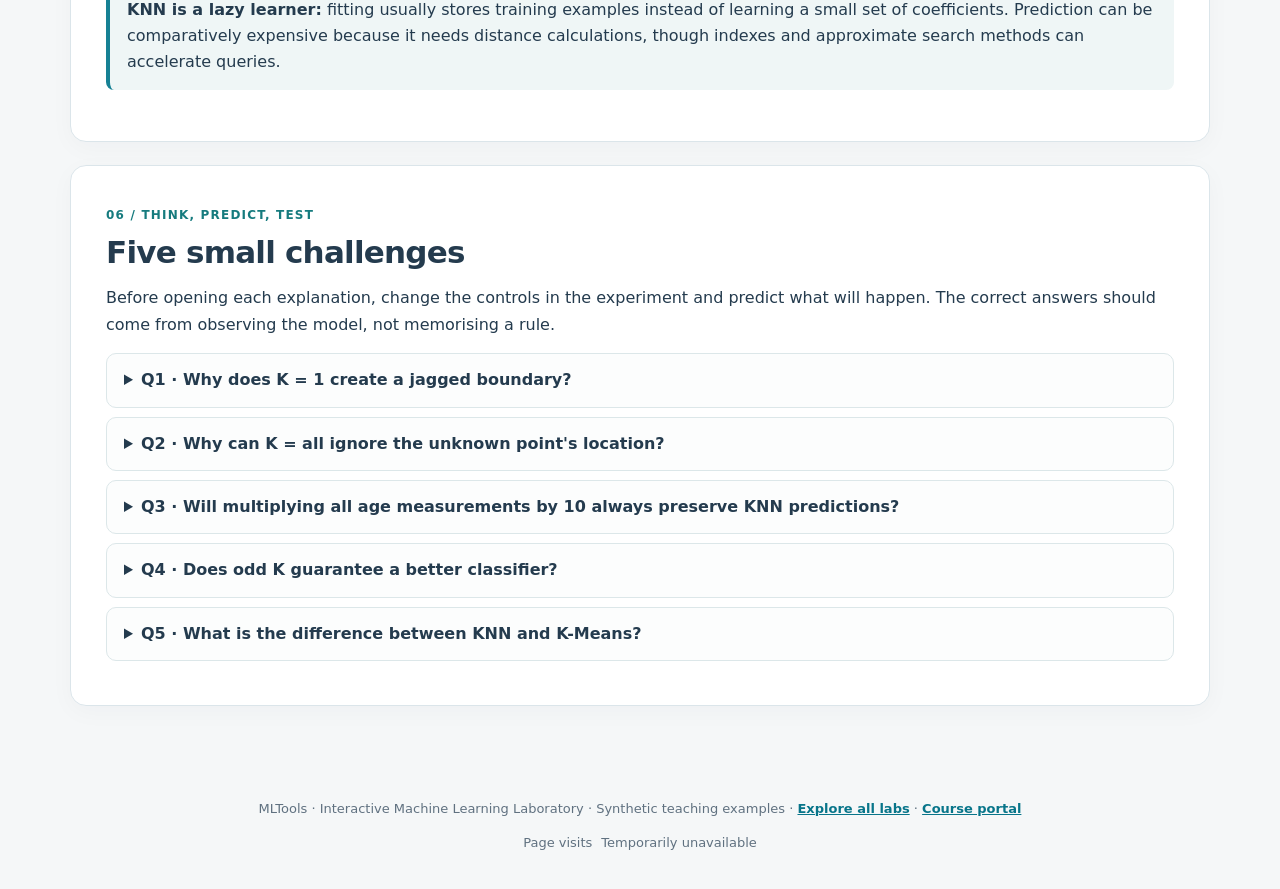
<file: knn.html>
<!doctype html>
<html lang="en">
<head>
<meta charset="utf-8">
<meta name="viewport" content="width=device-width,initial-scale=1">
<meta name="description" content="An interactive, equation-first K-nearest neighbours (KNN) laboratory. Move a data point, change K, compare distances and explore Python code.">
<title>K-Nearest Neighbours | MLTools Interactive Lab</title>
<style>
:root{--navy:#122b41;--teal:#167b9a;--coral:#e26b54;--ink:#243b4e;--muted:#5e7180;--paper:#f5f7f8;--border:#dbe5ea;--pale:#e8f2f4;--white:#fff}
*{box-sizing:border-box}html{scroll-behavior:smooth}body{margin:0;background:var(--paper);color:var(--ink);font:16px/1.65 system-ui,-apple-system,BlinkMacSystemFont,"Segoe UI",sans-serif}a{color:#08758a}a:hover{text-decoration-thickness:2px}button,input,select{font:inherit}button{cursor:pointer;border-radius:9px;border:1px solid #b4c7d0;background:#fff;color:var(--ink);padding:9px 14px;font-weight:650}button:hover{border-color:var(--teal);background:#f0f8f8}button.primary{border-color:var(--teal);background:var(--teal);color:white}button.primary:hover{background:#0b637c}button:focus-visible,select:focus-visible,input:focus-visible,a:focus-visible,summary:focus-visible{outline:3px solid #f3aa48;outline-offset:2px}
.hero{background:linear-gradient(115deg,#122b41 0%,#1a4351 74%,#215f69 100%);color:#fff;padding:26px max(4vw,20px) 46px}.hero-inner{max-width:1190px;margin:auto}.brandbar{display:flex;align-items:center;justify-content:space-between;flex-wrap:wrap;gap:12px}.brand{color:#e3faf8;text-decoration:none;font-size:15px;font-weight:800;letter-spacing:.03em}.back{color:#c6e9e7;font-size:14px}.hero-grid{display:grid;grid-template-columns:1.65fr 1fr;gap:35px;align-items:center;margin-top:38px}.eyebrow{color:#9cded4;text-transform:uppercase;font-size:12px;letter-spacing:.17em;font-weight:800}.hero h1{font-size:clamp(36px,5.2vw,68px);letter-spacing:-.043em;line-height:1.08;margin:13px 0 18px;max-width:770px}.lead{font-size:clamp(17px,2vw,21px);line-height:1.5;color:#cce0e8;max-width:660px;margin:0 0 23px}.hero .actions{display:flex;gap:12px;flex-wrap:wrap}.hero .actions a{display:inline-block;padding:10px 17px;background:#f6fafb;border-radius:9px;color:#12364b;text-decoration:none;font-weight:750}.hero .actions a.secondary{background:transparent;border:1px solid #81a8b2;color:white}.hero-aside{padding:22px;background:#ffffff10;border:1px solid #a9d8d633;border-radius:18px;min-width:0}.mini-heading{font-weight:750;color:#d4f5ed;font-size:13px;letter-spacing:.08em;text-transform:uppercase}.mini-vote{display:flex;align-items:center;gap:12px;margin:18px 0 11px}.dot{display:inline-block;border-radius:50%;width:14px;height:14px;flex:none}.dot.a{background:var(--teal)}.dot.b{background:var(--coral)}.mini-dots{display:flex;gap:9px}.mini-dots i{display:block;width:25px;height:25px;border-radius:50%;border:2px solid #ffffffa0}.mini-caption{font-size:13px;color:#c7e2e6}.mini-eq{font:20px/1.4 Georgia,serif;letter-spacing:.01em;border-top:1px solid #a1c4c433;padding-top:14px;margin-top:15px;color:#fff}
nav{position:sticky;top:0;z-index:10;display:flex;gap:7px;justify-content:center;flex-wrap:wrap;padding:11px 14px;border-bottom:1px solid var(--border);background:#ffffffed;backdrop-filter:blur(8px)}nav a{padding:6px 13px;border-radius:9px;color:#31505f;text-decoration:none;font-size:14px;font-weight:650}nav a:hover{background:#e6f2f3}
main{max-width:1180px;margin:auto;padding:12px 20px 42px}section{margin:23px 0;padding:clamp(20px,3vw,35px);background:white;border:1px solid var(--border);border-radius:16px;scroll-margin-top:95px;box-shadow:0 6px 24px #112c4408}h2{font-size:clamp(23px,3vw,31px);letter-spacing:-.025em;line-height:1.28;margin:0 0 13px}h3{font-size:18px;line-height:1.25;margin:0 0 10px}p{margin:8px 0 15px}small,.muted{color:var(--muted)}.tag{display:inline-block;font-size:12px;font-weight:800;letter-spacing:.1em;text-transform:uppercase;color:#167b7e;margin-bottom:7px}.callout{background:#eff6f6;border-left:4px solid #168194;padding:14px 17px;border-radius:8px;margin:16px 0}.note{background:#fdf7e8;border-left-color:#d09c44}.three-steps{display:grid;grid-template-columns:repeat(3,1fr);gap:14px;margin-top:22px}.step{border:1px solid #d9e5e8;border-radius:12px;padding:19px;background:#fcfefe}.step-num{font:800 13px/1.4 system-ui;color:var(--teal);letter-spacing:.09em}.step p{font-size:14px;margin:5px 0 0}.eq{background:#eff5f7;border-left:4px solid #14869a;padding:16px 19px;margin:15px 0;border-radius:7px;font:clamp(17px,2vw,24px)/1.6 Georgia,"Times New Roman",serif;overflow-wrap:anywhere}.eq small{font:13px/1.6 system-ui,sans-serif;display:block;margin-top:4px}
.lab-layout{display:grid;grid-template-columns:minmax(0,1.7fr) minmax(275px,.9fr);gap:22px;align-items:start}.visual{min-width:0}.plot-wrap{padding:11px;background:#fff;border:1px solid var(--border);border-radius:12px}.plot-wrap canvas{display:block;width:100%;height:430px;touch-action:none;cursor:crosshair;max-width:100%;border-radius:8px}.caption{font-size:13px;color:var(--muted);margin:8px 5px 2px}.legend{display:flex;gap:18px;align-items:center;flex-wrap:wrap;margin:12px 4px}.legend span{display:inline-flex;gap:7px;align-items:center;font-size:13px}.unknown{border-radius:50%;width:16px;height:16px;background:white;border:3px solid #172a40}.control-panel{background:#f8fafb;border:1px solid #dce8ea;border-radius:12px;padding:20px}.control-panel label{display:block;font-size:14px;font-weight:700;margin:0 0 14px}.control-panel select,.control-panel input[type=number]{display:block;width:100%;margin-top:5px;padding:8px 10px;border-radius:8px;border:1px solid #aec0cb;background:#fff;color:#193247}.control-panel input[type=range]{width:100%;margin-top:8px;accent-color:#167b9a}.control-panel .paired{display:grid;grid-template-columns:1fr 1fr;gap:10px}.control-panel .check{display:flex;align-items:center;gap:9px;font-weight:500;line-height:1.3}.control-panel input[type=checkbox]{accent-color:#0c8090;width:17px;height:17px}.control-panel hr{border:0;border-top:1px solid #d7e4e8;margin:18px 0}.button-row{display:flex;flex-wrap:wrap;gap:8px}.button-row button{font-size:13px;padding:8px 11px}.prediction-card{margin-top:15px;border:1px solid #dbe8ea;background:#fff;border-radius:12px;padding:19px}.prediction-top{display:flex;align-items:center;gap:12px}.prediction-swatch{width:17px;height:44px;border-radius:6px;flex:none}.prediction-name{font-size:clamp(21px,2.3vw,28px);font-weight:800;line-height:1.12}.prediction-sub{color:var(--muted);font-size:13px}.vote-row{display:grid;grid-template-columns:minmax(0,1fr) 72px;gap:9px;align-items:center;margin:12px 0}.vote-label{font-size:12px;display:flex;justify-content:space-between;gap:6px}.vote-track{height:9px;border-radius:6px;background:#e3e9eb;overflow:hidden;margin-top:5px}.vote-fill{height:100%;border-radius:6px}.vote-fill.a{background:var(--teal)}.vote-fill.b{background:var(--coral)}.big-stat{font-size:25px;font-weight:800}.text-sm{font-size:14px}.muted-sm{font-size:12px;color:#5d7180}.table-scroll{overflow-x:auto}.neighbour-table{width:100%;border-collapse:collapse;font-size:13px}.neighbour-table th,.neighbour-table td{text-align:left;padding:9px 11px;border-bottom:1px solid #e0e8ec}.neighbour-table th{background:#f0f6f7;font-weight:750;white-space:nowrap}.neighbour-table td:first-child{font-weight:700}.split{display:grid;grid-template-columns:1fr 1fr;gap:20px}.math-card{background:#fcfdfd;border:1px solid var(--border);border-radius:12px;padding:20px}.distance-illustration{display:block;max-width:100%;margin:14px auto}.method-list{margin:9px 0 0;padding-left:22px}.method-list li{margin:7px 0}.codebar{display:flex;gap:12px;align-items:center;justify-content:space-between;flex-wrap:wrap;margin:13px 0}.codebar p{margin:0}pre{background:#142d40;color:#dcecf4;padding:23px;border-radius:12px;overflow:auto;font-size:13px;line-height:1.64;max-height:550px;white-space:pre;tab-size:4}code{font-family:ui-monospace,SFMono-Regular,Consolas,"Liberation Mono",monospace}.result-grid{display:grid;grid-template-columns:repeat(3,minmax(0,1fr));gap:12px;margin:18px 0}.stat{background:#eef6f7;border:1px solid #d8e8eb;padding:14px 16px;border-radius:11px}.stat strong{display:block;color:#164860;font-size:27px;line-height:1.2}.stat small{font-size:12px}.validation-canvas{display:block;height:280px;width:100%;max-width:100%}details{border:1px solid #dce7e9;border-radius:10px;margin:9px 0;padding:13px 17px;background:#fcfdfd}summary{font-weight:700;cursor:pointer}details p{font-size:14px;color:#415566;margin:12px 0 0}.footer{padding:27px 18px 36px;text-align:center;font-size:13px;color:#607180}.footer a{font-weight:700}
@media(max-width:920px){.hero-grid{grid-template-columns:1fr}.hero-aside{max-width:570px}.lab-layout{grid-template-columns:1fr}.control-panel{display:grid;grid-template-columns:repeat(2,1fr);gap:0 18px}.control-panel hr{grid-column:1/-1;width:100%}.control-panel .full{grid-column:1/-1}}
@media(max-width:650px){.hero{padding:19px 18px 36px}.hero-grid{margin-top:25px}.hero h1{font-size:40px}.hero-aside{padding:15px}nav{justify-content:flex-start;overflow-x:auto;flex-wrap:nowrap;white-space:nowrap}nav a{font-size:12px;padding:6px 8px}main{padding:5px 11px 24px}section{padding:18px 15px;margin:12px 0}.three-steps,.split,.result-grid{grid-template-columns:1fr}.control-panel{display:block}.plot-wrap{padding:3px}.plot-wrap canvas{height:330px}.prediction-name{font-size:22px}}
@media(prefers-reduced-motion:reduce){html{scroll-behavior:auto}}
</style>
</head>
<body>
<header class="hero">
 <div class="hero-inner">
  <div class="brandbar"><a class="brand" href="./">◈ MLTools / OPEN TEACHING LABORATORY</a><a class="back" href="./">← All interactive labs</a></div>
  <div class="hero-grid">
   <div><div class="eyebrow">Interactive lab 02 · Supervised learning</div>
    <h1>K-Nearest Neighbours, explained by doing.</h1>
    <p class="lead">Move an unknown point through a landscape of examples. Watch the closest neighbours vote, the decision boundary change, and the mathematics become visible.</p>
    <div class="actions"><a href="#lab">Launch the experiment ↓</a><a class="secondary" href="#distance">Understand the equation</a></div>
   </div>
   <div class="hero-aside">
    <div class="mini-heading">A model with no training equation</div>
    <div class="mini-vote"><div class="mini-dots"><i style="background:#167b9a"></i><i style="background:#167b9a"></i><i style="background:#e26b54"></i></div><span style="color:#dbedf2;font-size:14px">3 nearby examples</span></div>
    <div style="font-weight:750;font-size:22px;color:white">2 votes to 1</div>
    <div class="mini-caption">The majority label becomes the prediction. But what happens when K or the distance rule changes?</div>
    <div class="mini-eq">Prediction = vote of the K closest labelled examples</div>
   </div>
  </div>
 </div>
</header>
<nav aria-label="Lab sections"><a href="#intuition">01 · Intuition</a><a href="#lab">02 · Playground</a><a href="#distance">03 · Mathematics</a><a href="#choose-k">04 · Choosing K</a><a href="#python">05 · Python</a><a href="#questions">06 · Challenges</a></nav>
<main>
<section id="intuition">
 <div class="tag">01 / Begin with a question</div>
 <h2>How can a computer classify a flower it has never seen?</h2>
 <p>Suppose a botanist has already measured and labelled 50 flowers. When a new flower arrives, we could look at the most similar flowers in the collection and ask: <strong>Which type appears most often among its closest neighbours?</strong></p>
 <div class="three-steps">
  <div class="step"><span class="step-num">STEP 1 · REMEMBER</span><h3>Keep the examples</h3><p>Each known flower has two measured features and a known category. KNN keeps these labelled examples.</p></div>
  <div class="step"><span class="step-num">STEP 2 · COMPARE</span><h3>Find the nearest K</h3><p>Compute distances from the unknown flower to the examples, then select the K closest ones.</p></div>
  <div class="step"><span class="step-num">STEP 3 · VOTE</span><h3>Make a prediction</h3><p>The most common category among those K neighbours wins. Ties are possible.</p></div>
 </div>
 <div class="callout"><strong>Key distinction:</strong> KNN is <em>supervised classification</em>, because the existing examples have labels. K-Means is <em>unsupervised clustering</em>, where K refers to cluster centres rather than neighbours.</div>
</section>

<section id="lab">
 <div class="tag">02 / Live experiment</div>
 <h2>Teach the point by moving it</h2>
 <p class="muted-sm">Synthetic labelled examples: <strong id="sample-count">50</strong> · Click the plot to investigate.</p>
 <p>Start with flowers, then switch to the synthetic patient or study-habits examples. Click the plot to place an unknown observation. Change <strong>K</strong>, the <strong>distance metric</strong>, or <strong>feature scaling</strong> and watch the prediction change.</p>
 <div class="lab-layout">
  <div class="visual">
   <div class="plot-wrap">
    <canvas id="plot" role="img" aria-label="Interactive scatterplot of labelled examples, their decision regions, and the unknown point">Your browser needs HTML canvas support to show the interactive data plot.</canvas>
    <p class="caption" id="plot-caption">Click or drag to place the unknown point.</p>
    <div class="legend"><span><i class="dot a"></i><span id="legend-a">Setosa-like</span></span><span><i class="dot b"></i><span id="legend-b">Other iris</span></span><span><i class="unknown"></i>Unknown point</span></div>
   </div>
   <div class="prediction-card" aria-live="polite" aria-atomic="true">
    <div class="prediction-top"><div id="prediction-swatch" class="prediction-swatch" style="background:#167b9a"></div><div><small>LIVE CLASSIFICATION</small><div id="prediction-name" class="prediction-name">Calculating…</div><div id="prediction-note" class="prediction-sub">Finding nearest examples</div></div></div>
    <div class="vote-row"><div><div class="vote-label"><span id="votes-a-label"></span></div><div class="vote-track"><div class="vote-fill a" id="votes-a-bar" style="width:50%"></div></div></div><strong id="votes-a-num" class="big-stat">0</strong></div>
    <div class="vote-row"><div><div class="vote-label"><span id="votes-b-label"></span></div><div class="vote-track"><div class="vote-fill b" id="votes-b-bar" style="width:50%"></div></div></div><strong id="votes-b-num" class="big-stat">0</strong></div>
    <div class="button-row" style="margin-top:16px"><button id="next-neighbour" type="button" class="primary">Reveal next neighbour</button><span id="shown-count" class="muted-sm" style="align-self:center">All neighbours selected</span></div>
    <p class="muted-sm" style="margin:10px 0 0">Tap “Reveal next neighbour” repeatedly to replay the voting process one neighbour at a time.</p>
   </div>
   <div id="clinical-note" hidden class="callout note"><strong>Teaching data only.</strong> The patient dataset and outcomes are entirely synthetic. This is not a medical survival predictor; real clinical prediction requires much more than two features and formal validation.</div>
  </div>
  <div class="control-panel">
   <label class="full" for="example">Choose an intuitive example
    <select id="example"><option value="flowers">🌸 Flowers: what species?</option><option value="patients">● Patients: illustrative outcomes</option><option value="study">📚 Study habits: pass or review?</option></select>
   </label>
   <label class="full" for="k">Number of neighbours K = <output id="k-output">5</output>
    <input id="k" type="range" min="1" max="50" step="1" value="5">
    <small>Try K = 1, K = 5, then K = all samples.</small>
   </label>
   <label class="full" for="noise">Extra label noise = <output id="noise-output">8%</output>
    <input id="noise" type="range" min="0" max="30" step="2" value="8">
    <small>Intentionally flip some known labels. Watch what happens when examples are not perfectly reliable.</small>
   </label>
   <label for="metric">How do we measure closeness?
    <select id="metric"><option value="euclidean">Euclidean (L2)</option><option value="manhattan">Manhattan (L1)</option></select>
   </label>
   <label for="scaling">Feature scaling
    <select id="scaling"><option value="standard">Standardized (recommended)</option><option value="raw">Raw, original units</option></select>
   </label>
   <label for="weights">How does each neighbour vote?
    <select id="weights"><option value="uniform">One neighbour, one vote</option><option value="distance">Closer neighbours weigh more</option></select>
   </label>
   <label for="mouse-mode">Clicking the chart will
    <select id="mouse-mode"><option value="query">Move the unknown point</option><option value="add0">Add a blue labelled example</option><option value="add1">Add a coral labelled example</option></select>
   </label>
   <div class="full paired">
    <label for="point-x"><span id="x-name">Sepal length (cm)</span><input id="point-x" type="number" min="0" max="100" step="0.1" value="5.75"></label>
    <label for="point-y"><span id="y-name">Petal width (cm)</span><input id="point-y" type="number" min="0" max="100" step="0.1" value="1.06"></label>
   </div>
   <label class="check" for="show-boundary"><input id="show-boundary" type="checkbox" checked> Show decision boundary</label>
   <label class="check" for="show-neighbours"><input id="show-neighbours" type="checkbox" checked> Highlight the nearest neighbours</label>
   <hr>
   <div class="button-row full"><button id="reset-data" type="button">↺ Reset this example</button><button id="export-csv" type="button">↓ Export data CSV</button></div>
   <p class="muted-sm full">The colours show the predicted class at every location. K=1 gives detailed boundaries; large K produces smoother, more global predictions. Adding a labelled point changes the model immediately.</p>
  </div>
 </div>
 <h3 style="margin-top:24px">What exactly were the closest points?</h3>
 <div class="table-scroll"><table class="neighbour-table"><thead><tr><th>Rank</th><th>Known class</th><th>Feature 1</th><th>Feature 2</th><th>Distance</th></tr></thead><tbody id="nearest-rows"></tbody></table></div>
 <p class="muted-sm" id="nearest-summary"></p>
</section>

<section id="distance">
 <div class="tag">03 / Turn intuition into an equation</div>
 <h2>Distance is a choice, not a universal truth</h2>
 <p>Two observations have two coordinates. The gap between them can be measured along a straight line or by moving horizontally and vertically. Changing that rule can change which neighbours are selected.</p>
 <div class="split">
  <div class="math-card"><h3>Euclidean distance · L2</h3>
   <svg class="distance-illustration" viewBox="0 0 270 155" width="270" height="155" aria-label="Right triangle, diagonal between points represents Euclidean distance">
    <line x1="34" y1="128" x2="235" y2="128" stroke="#a5bbc5" stroke-width="2"/><line x1="235" y1="128" x2="235" y2="22" stroke="#a5bbc5" stroke-width="2" stroke-dasharray="5 4"/><line x1="34" y1="128" x2="235" y2="22" stroke="#e26b54" stroke-width="4"/><circle cx="34" cy="128" r="6" fill="#167b9a"/><circle cx="235" cy="22" r="6" fill="#e26b54"/><text x="108" y="141" font-size="13" fill="#506779">Δ feature 1</text><text x="246" y="81" font-size="12" fill="#506779">Δ 2</text><text x="111" y="69" font-size="14" fill="#b54835">d₂</text>
   </svg>
   <div class="eq">d₂(a,b) = √[(a₁ − b₁)² + (a₂ − b₂)²]</div>
   <p class="text-sm">The shortest straight-line distance between two observations. Large coordinate differences are squared before combining.</p>
  </div>
  <div class="math-card"><h3>Manhattan distance · L1</h3>
   <svg class="distance-illustration" viewBox="0 0 270 155" width="270" height="155" aria-label="Horizontal then vertical path between two points represents Manhattan distance">
    <line x1="34" y1="128" x2="235" y2="128" stroke="#167b9a" stroke-width="4"/><line x1="235" y1="128" x2="235" y2="22" stroke="#167b9a" stroke-width="4"/><line x1="34" y1="128" x2="235" y2="22" stroke="#a5bbc5" stroke-width="2" stroke-dasharray="5 4"/><circle cx="34" cy="128" r="6" fill="#167b9a"/><circle cx="235" cy="22" r="6" fill="#e26b54"/><text x="104" y="144" font-size="13" fill="#506779">Δ feature 1</text><text x="241" y="81" font-size="12" fill="#506779">Δ 2</text><text x="104" y="115" font-size="14" fill="#167b9a">d₁ = horizontal + vertical</text>
   </svg>
   <div class="eq">d₁(a,b) = |a₁ − b₁| + |a₂ − b₂|</div>
   <p class="text-sm">The total distance travelled along the coordinate axes. Imagine walking through a rectangular city grid.</p>
  </div>
 </div>
 <h3 style="margin-top:25px">Calculate the distance for your current unknown point</h3>
 <div class="eq"><span id="metric-equation">d(a,b) = ...</span><small id="worked-example">The nearest-neighbour calculation appears here when the app loads.</small></div>
 <p id="distance-note"></p>
 <p id="weight-note" class="muted"></p>
 <div class="callout note"><strong>Try this:</strong> Select the synthetic patient example, toggle scaling between <em>Raw</em> and <em>Standardized</em>, and observe which neighbours are highlighted. A one-year age difference and a one-node difference have different physical meanings; mathematics does not choose their relative importance for us.</div>
 <div class="eq">KNN prediction: ŷ(x) = majority class among N<sub>K</sub>(x)<small>N<sub>K</sub>(x) means the set of K closest labelled observations to x under the selected distance rule.</small></div>
</section>

<section id="choose-k">
 <div class="tag">04 / From memorisation to generalisation</div>
 <h2>Which value of K should we choose?</h2>
 <div class="split">
  <div><h3>K = 1</h3><p>Every stored example can influence a tiny neighbourhood. Predictions can become sensitive to noise and isolated examples, giving very jagged decision boundaries.</p></div>
  <div><h3>K = all</h3><p>Every prediction uses the entire labelled dataset. With uniform voting, all unknown points receive the global majority class, so local structure disappears.</p></div>
 </div>
 <div class="callout"><strong>Instead of guessing K, evaluate candidate values.</strong> The plot below uses <em>leave-one-out validation</em>: remove one labelled example, predict it using the others, and repeat for all observations. The plotted accuracy is a validation estimate, <em>not</em> an independent test score.</div>
 <div class="plot-wrap">
  <div class="legend" style="margin:5px 8px 0"><span><i class="dot a"></i>Training accuracy (seen data)</span><span><i class="dot b"></i>Leave-one-out validation (unseen point)</span><span><i class="unknown" style="border-color:#257b4b"></i>Best validated K</span></div>
  <canvas class="validation-canvas" id="validation-plot" role="img" aria-label="Training and leave-one-out validation accuracy as a function of K; click the graph to choose K"></canvas>
  <p class="muted-sm" style="margin:5px 8px 3px">Click anywhere along the chart to select K. Compare the blue training curve with the orange validation curve.</p>
 </div>
 <p class="callout" id="cv-reading" aria-live="polite">The validation experiment will appear when the dataset loads.</p>
 <div class="result-grid"><div class="stat"><small>Best K in this experiment</small><strong id="best-k">…</strong></div><div class="stat"><small>Validation accuracy at best K</small><strong id="best-score">…</strong></div><div class="stat"><small>Accuracy at selected K</small><strong id="current-score">…</strong></div></div>
 <div class="button-row"><button id="best-apply" class="primary" type="button">Use validation-selected K ↑</button></div>
 <p class="text-sm muted" style="margin-top:12px">The chart compares K=1…25 when sufficient samples exist. The synthetic labels intentionally include some overlap and optional noise so different K values have meaningfully different performance. A tie is counted as a missed classification. The displayed maximum is a model-selection estimate, not an unbiased final test score. In a serious study, perform preprocessing separately inside each validation fold, avoid tuning on the test set, and reserve untouched test data for final evaluation.</p>
 <div class="split">
  <div class="math-card"><h3>Is K ≈ √n always correct?</h3><p>No. The square-root rule is a rough heuristic, not an optimality theorem. Dataset geometry, label noise, number of features and chosen distance all matter.</p></div>
  <div class="math-card"><h3>Should K always be odd?</h3><p>Odd K avoids simple equal-count ties for two-class uniform voting when each neighbour has one vote. It does not guarantee good accuracy or prevent every possible tie under other schemes.</p></div>
 </div>
</section>

<section id="python">
 <div class="tag">05 / Bridge from concepts to Python</div>
 <h2>The exact same experiment in scikit-learn</h2>
 <p>Download the CSV from the playground and upload it to <a href="https://colab.research.google.com/" target="_blank" rel="noopener noreferrer">Google Colab</a>. This code is automatically updated when you change K, metric, voting rule, scaling or the unknown point.</p>
 <div class="codebar"><p class="muted-sm">Uses a held-out test split. For scaled models, the scaler is fitted <strong>only</strong> on training data.</p><button id="copy-python" class="primary" type="button">Copy Python code</button></div>
 <pre><code id="python-code"># Python code will appear when the interactive lab loads.</code></pre>
 <p class="muted-sm">The code may produce a slightly different individual prediction because it trains on a subset rather than all the examples shown in the interactive plot. This is deliberate: the held-out data are needed for fair model evaluation.</p>
 <div class="callout"><strong>KNN is a lazy learner:</strong> fitting usually stores training examples instead of learning a small set of coefficients. Prediction can be comparatively expensive because it needs distance calculations, though indexes and approximate search methods can accelerate queries.</div>
</section>

<section id="questions">
 <div class="tag">06 / Think, predict, test</div>
 <h2>Five small challenges</h2>
 <p>Before opening each explanation, change the controls in the experiment and predict what will happen. The correct answers should come from observing the model, not memorising a rule.</p>
 <details><summary>Q1 · Why does K = 1 create a jagged boundary?</summary><p>With only one neighbour, a single nearby point can change a prediction. Small islands form around individual observations. This flexibility can capture detail but can also fit noise.</p></details>
 <details><summary>Q2 · Why can K = all ignore the unknown point's location?</summary><p>Under uniform voting, every prediction uses the same set of all training examples. Whichever class occurs more frequently wins everywhere. With distance-weighted votes, location can still matter.</p></details>
 <details><summary>Q3 · Will multiplying all age measurements by 10 always preserve KNN predictions?</summary><p>No. In raw Euclidean or Manhattan distance, age then contributes more relative to the other feature, potentially changing which neighbours are nearest. Standardizing with training statistics removes the effect of a simple positive unit rescaling of a feature.</p></details>
 <details><summary>Q4 · Does odd K guarantee a better classifier?</summary><p>No. Odd K may avoid equal-count ties in two-class uniform voting, but it does not guarantee good predictions. Choose K using an appropriate validation method.</p></details>
 <details><summary>Q5 · What is the difference between KNN and K-Means?</summary><p>KNN uses existing labels to predict a label for an unknown point. K-Means does not require class labels; it partitions points into K clusters by repeatedly assigning points to cluster centres and updating those centres.</p></details>
</section>
</main>
<footer class="footer">MLTools · Interactive Machine Learning Laboratory · Synthetic teaching examples · <a href="./">Explore all labs</a> · <a href="https://kirtiprakash.github.io/aru-cjlu-ai-2026/modules/advanced-machine-learning.html">Course portal</a>
<div class="page-visits" style="display:flex;align-items:center;justify-content:center;gap:9px;margin-top:12px;font-size:13px;color:inherit">
  <span>Page visits</span>
  <img src="https://visitor-badge.laobi.icu/badge?page_id=kirtiprakash.MLTools.knn&amp;left_text=Visits&amp;left_color=122b41&amp;right_color=167b9a" alt="KNN page visits" style="height:20px;width:auto;vertical-align:middle" referrerpolicy="no-referrer" onerror="this.onerror=null;this.src='https://hits.seeyoufarm.com/api/count/incr/badge.svg?url=https%3A%2F%2Fkirtiprakash.github.io%2FMLTools%2Fknn.html&amp;count_bg=%23167B9A&amp;title_bg=%23122B41&amp;title=visits';this.onerror=()=>this.replaceWith(document.createTextNode('Temporarily unavailable'))">
</div>
</footer>
<script src="knn.js?v=2"></script>
</body>
</html>
</file>
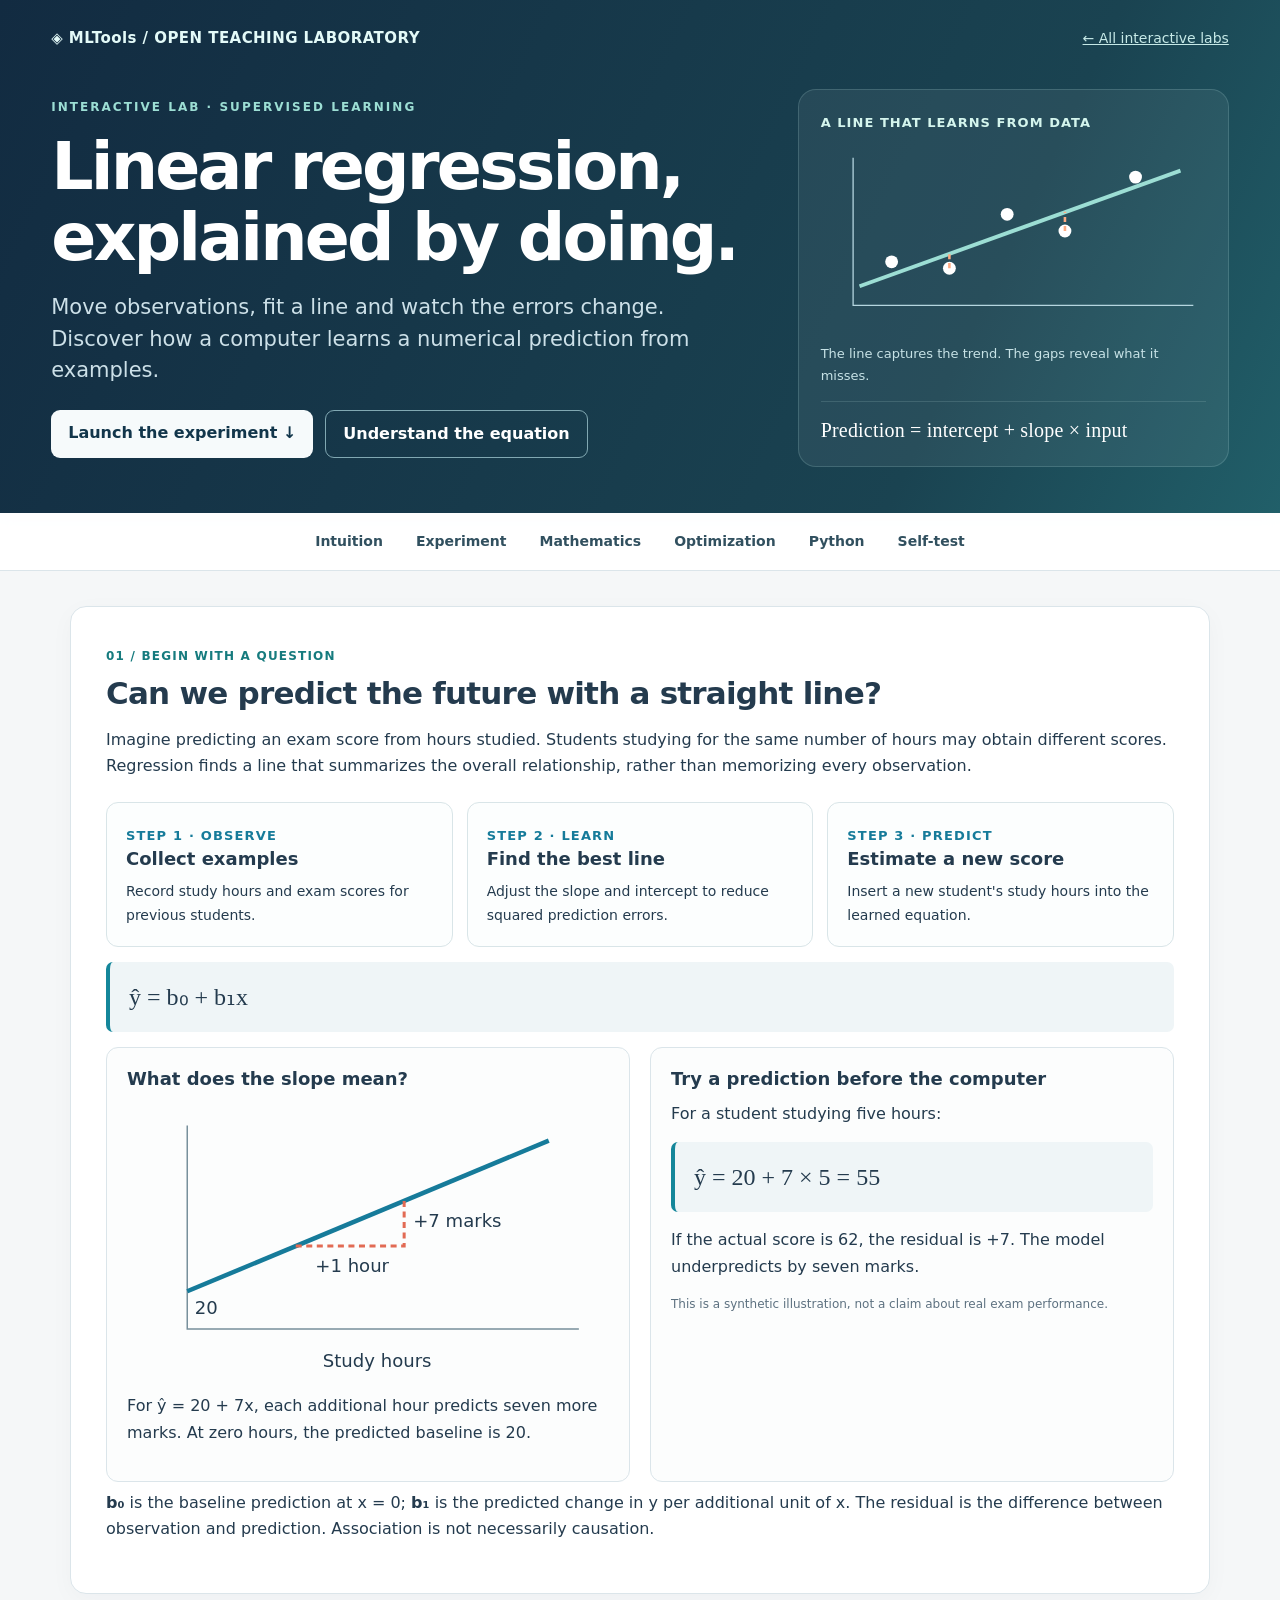
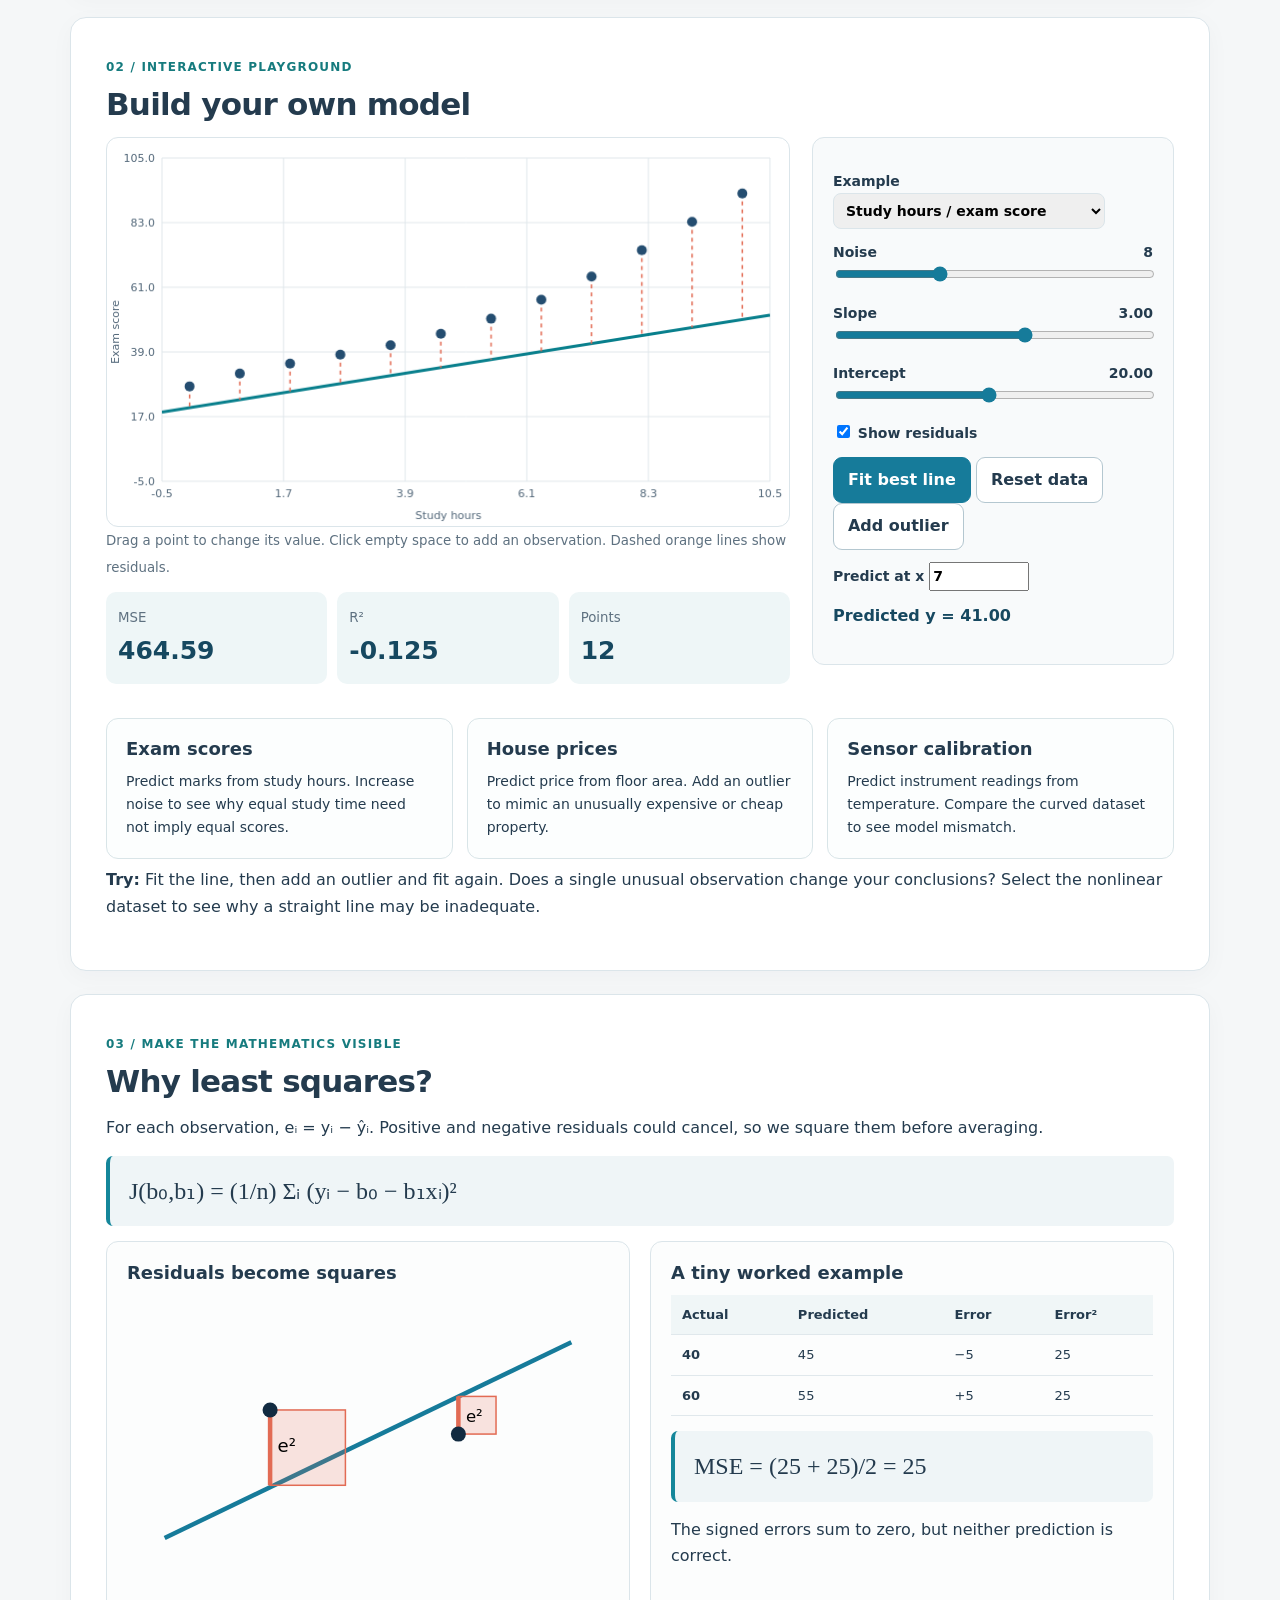
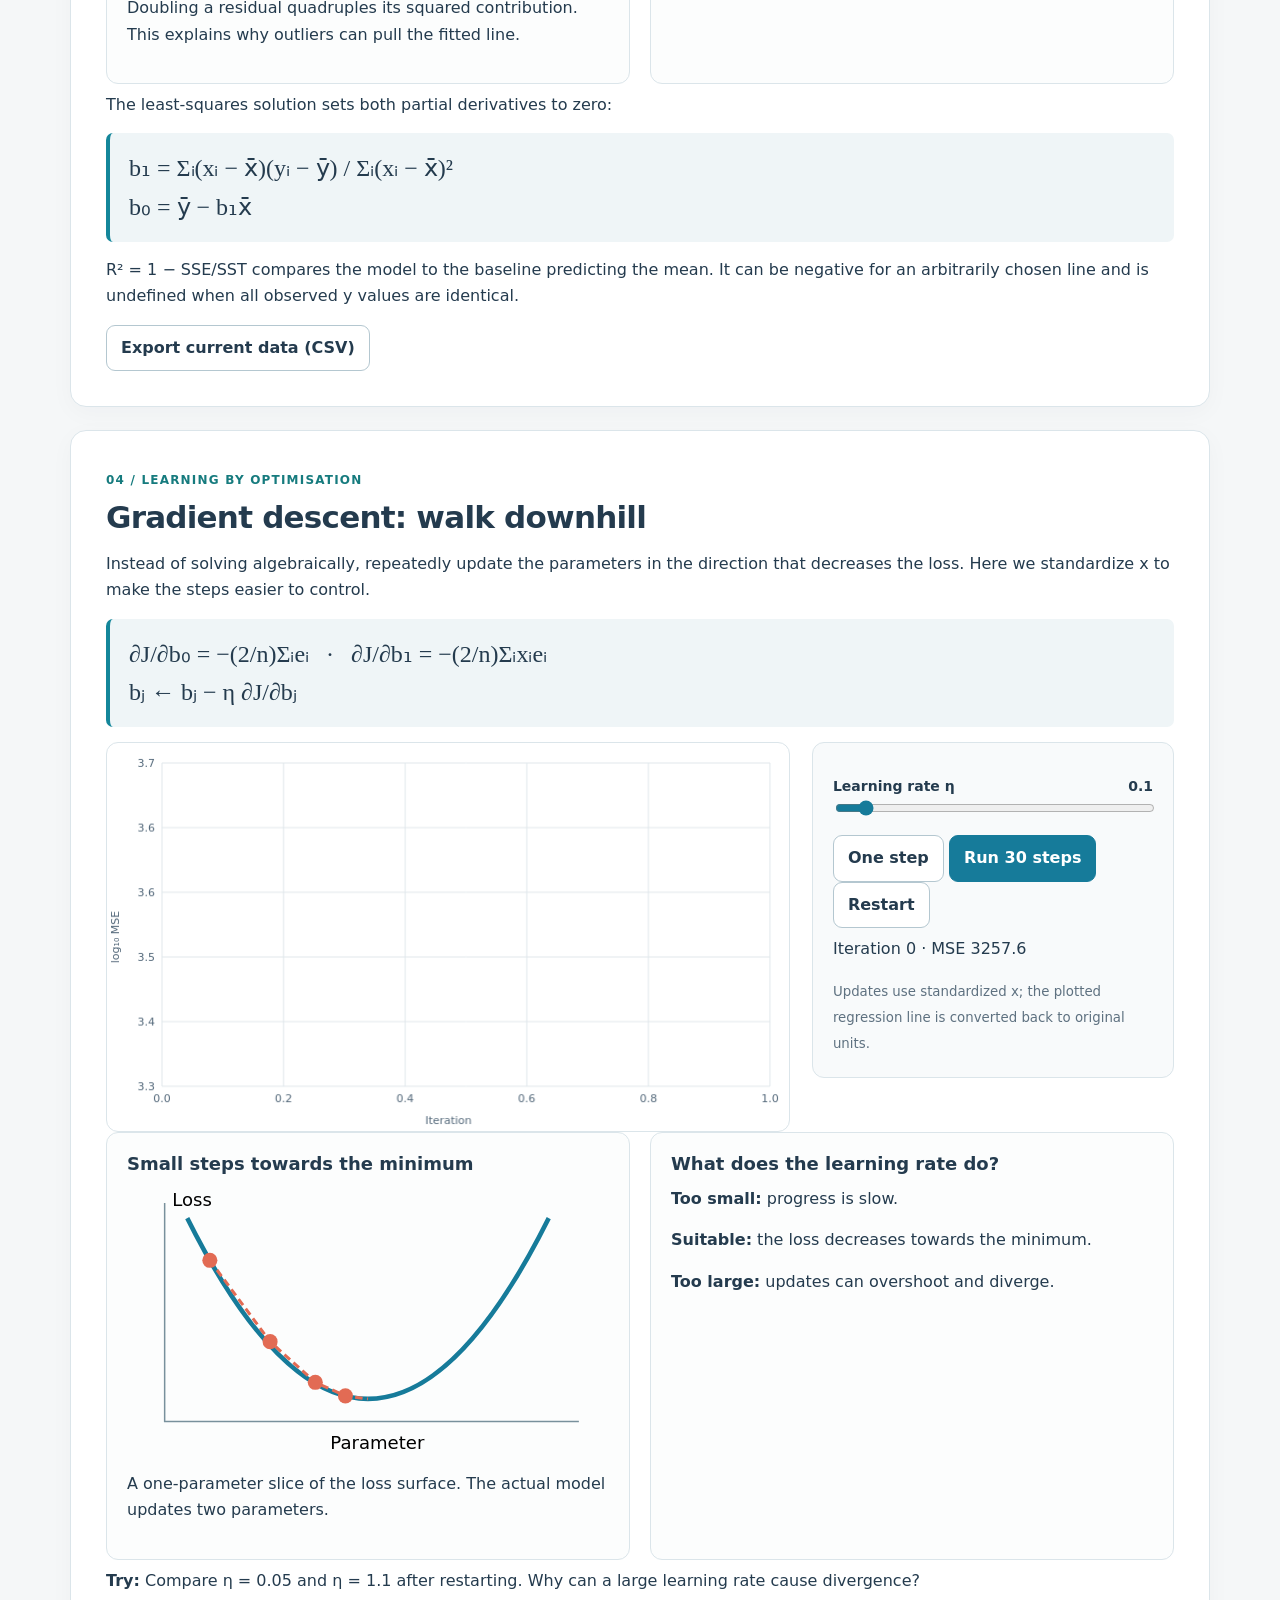
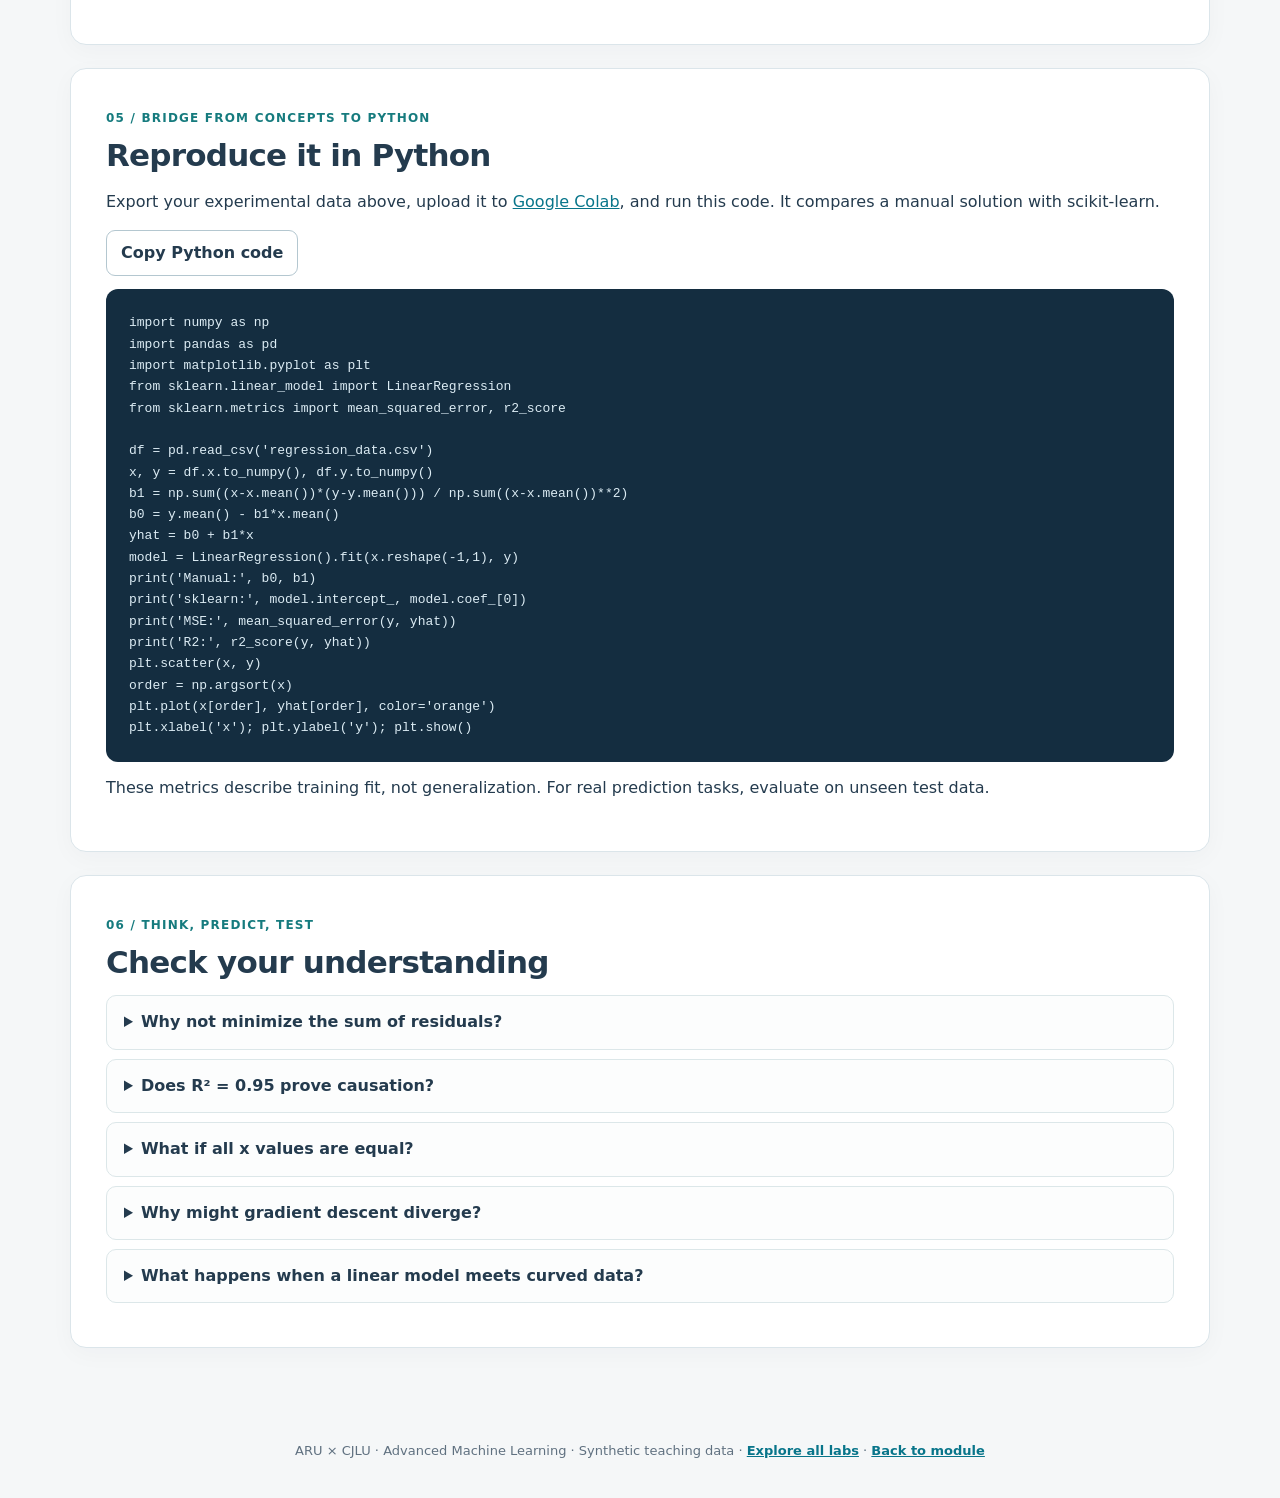
<file: linear-regression.html>
<!doctype html><html lang="en"><meta charset="utf-8"><meta name="viewport" content="width=device-width,initial-scale=1"><title>Linear Regression Lab | MLTools</title><style>
:root{--navy:#122b41;--teal:#167b9a;--coral:#e26b54;--ink:#243b4e;--muted:#5e7180;--paper:#f5f7f8;--border:#dbe5ea;--pale:#e8f2f4;--white:#fff}
*{box-sizing:border-box}html{scroll-behavior:smooth}body{margin:0;background:var(--paper);color:var(--ink);font:16px/1.65 system-ui,-apple-system,BlinkMacSystemFont,"Segoe UI",sans-serif}a{color:#08758a}a:hover{text-decoration-thickness:2px}button,input,select{font:inherit}button{cursor:pointer;border-radius:9px;border:1px solid #b4c7d0;background:#fff;color:var(--ink);padding:9px 14px;font-weight:650}button:hover{border-color:var(--teal);background:#f0f8f8}button.primary{border-color:var(--teal);background:var(--teal);color:white}button.primary:hover{background:#0b637c}button:focus-visible,select:focus-visible,input:focus-visible,a:focus-visible,summary:focus-visible{outline:3px solid #f3aa48;outline-offset:2px}
.hero{background:linear-gradient(115deg,#122b41 0%,#1a4351 74%,#215f69 100%);color:#fff;padding:26px max(4vw,20px) 46px}.hero-inner{max-width:1190px;margin:auto}.brandbar{display:flex;align-items:center;justify-content:space-between;flex-wrap:wrap;gap:12px}.brand{color:#e3faf8;text-decoration:none;font-size:15px;font-weight:800;letter-spacing:.03em}.back{color:#c6e9e7;font-size:14px}.hero-grid{display:grid;grid-template-columns:1.65fr 1fr;gap:35px;align-items:center;margin-top:38px}.eyebrow{color:#9cded4;text-transform:uppercase;font-size:12px;letter-spacing:.17em;font-weight:800}.hero h1{font-size:clamp(36px,5.2vw,68px);letter-spacing:-.043em;line-height:1.08;margin:13px 0 18px;max-width:770px}.lead{font-size:clamp(17px,2vw,21px);line-height:1.5;color:#cce0e8;max-width:660px;margin:0 0 23px}.hero .actions{display:flex;gap:12px;flex-wrap:wrap}.hero .actions a{display:inline-block;padding:10px 17px;background:#f6fafb;border-radius:9px;color:#12364b;text-decoration:none;font-weight:750}.hero .actions a.secondary{background:transparent;border:1px solid #81a8b2;color:white}.hero-aside{padding:22px;background:#ffffff10;border:1px solid #a9d8d633;border-radius:18px;min-width:0}.mini-heading{font-weight:750;color:#d4f5ed;font-size:13px;letter-spacing:.08em;text-transform:uppercase}.mini-vote{display:flex;align-items:center;gap:12px;margin:18px 0 11px}.dot{display:inline-block;border-radius:50%;width:14px;height:14px;flex:none}.dot.a{background:var(--teal)}.dot.b{background:var(--coral)}.mini-dots{display:flex;gap:9px}.mini-dots i{display:block;width:25px;height:25px;border-radius:50%;border:2px solid #ffffffa0}.mini-caption{font-size:13px;color:#c7e2e6}.mini-eq{font:20px/1.4 Georgia,serif;letter-spacing:.01em;border-top:1px solid #a1c4c433;padding-top:14px;margin-top:15px;color:#fff}
nav{position:sticky;top:0;z-index:10;display:flex;gap:7px;justify-content:center;flex-wrap:wrap;padding:11px 14px;border-bottom:1px solid var(--border);background:#ffffffed;backdrop-filter:blur(8px)}nav a{padding:6px 13px;border-radius:9px;color:#31505f;text-decoration:none;font-size:14px;font-weight:650}nav a:hover{background:#e6f2f3}
main{max-width:1180px;margin:auto;padding:12px 20px 42px}section{margin:23px 0;padding:clamp(20px,3vw,35px);background:white;border:1px solid var(--border);border-radius:16px;scroll-margin-top:95px;box-shadow:0 6px 24px #112c4408}h2{font-size:clamp(23px,3vw,31px);letter-spacing:-.025em;line-height:1.28;margin:0 0 13px}h3{font-size:18px;line-height:1.25;margin:0 0 10px}p{margin:8px 0 15px}small,.muted{color:var(--muted)}.tag{display:inline-block;font-size:12px;font-weight:800;letter-spacing:.1em;text-transform:uppercase;color:#167b7e;margin-bottom:7px}.callout{background:#eff6f6;border-left:4px solid #168194;padding:14px 17px;border-radius:8px;margin:16px 0}.note{background:#fdf7e8;border-left-color:#d09c44}.three-steps{display:grid;grid-template-columns:repeat(3,1fr);gap:14px;margin-top:22px}.step{border:1px solid #d9e5e8;border-radius:12px;padding:19px;background:#fcfefe}.step-num{font:800 13px/1.4 system-ui;color:var(--teal);letter-spacing:.09em}.step p{font-size:14px;margin:5px 0 0}.eq{background:#eff5f7;border-left:4px solid #14869a;padding:16px 19px;margin:15px 0;border-radius:7px;font:clamp(17px,2vw,24px)/1.6 Georgia,"Times New Roman",serif;overflow-wrap:anywhere}.eq small{font:13px/1.6 system-ui,sans-serif;display:block;margin-top:4px}
.lab-layout{display:grid;grid-template-columns:minmax(0,1.7fr) minmax(275px,.9fr);gap:22px;align-items:start}.visual{min-width:0}.plot-wrap{padding:11px;background:#fff;border:1px solid var(--border);border-radius:12px}.plot-wrap canvas{display:block;width:100%;height:430px;touch-action:none;cursor:crosshair;max-width:100%;border-radius:8px}.caption{font-size:13px;color:var(--muted);margin:8px 5px 2px}.legend{display:flex;gap:18px;align-items:center;flex-wrap:wrap;margin:12px 4px}.legend span{display:inline-flex;gap:7px;align-items:center;font-size:13px}.unknown{border-radius:50%;width:16px;height:16px;background:white;border:3px solid #172a40}.control-panel{background:#f8fafb;border:1px solid #dce8ea;border-radius:12px;padding:20px}.control-panel label{display:block;font-size:14px;font-weight:700;margin:0 0 14px}.control-panel select,.control-panel input[type=number]{display:block;width:100%;margin-top:5px;padding:8px 10px;border-radius:8px;border:1px solid #aec0cb;background:#fff;color:#193247}.control-panel input[type=range]{width:100%;margin-top:8px;accent-color:#167b9a}.control-panel .paired{display:grid;grid-template-columns:1fr 1fr;gap:10px}.control-panel .check{display:flex;align-items:center;gap:9px;font-weight:500;line-height:1.3}.control-panel input[type=checkbox]{accent-color:#0c8090;width:17px;height:17px}.control-panel hr{border:0;border-top:1px solid #d7e4e8;margin:18px 0}.button-row{display:flex;flex-wrap:wrap;gap:8px}.button-row button{font-size:13px;padding:8px 11px}.prediction-card{margin-top:15px;border:1px solid #dbe8ea;background:#fff;border-radius:12px;padding:19px}.prediction-top{display:flex;align-items:center;gap:12px}.prediction-swatch{width:17px;height:44px;border-radius:6px;flex:none}.prediction-name{font-size:clamp(21px,2.3vw,28px);font-weight:800;line-height:1.12}.prediction-sub{color:var(--muted);font-size:13px}.vote-row{display:grid;grid-template-columns:minmax(0,1fr) 72px;gap:9px;align-items:center;margin:12px 0}.vote-label{font-size:12px;display:flex;justify-content:space-between;gap:6px}.vote-track{height:9px;border-radius:6px;background:#e3e9eb;overflow:hidden;margin-top:5px}.vote-fill{height:100%;border-radius:6px}.vote-fill.a{background:var(--teal)}.vote-fill.b{background:var(--coral)}.big-stat{font-size:25px;font-weight:800}.text-sm{font-size:14px}.muted-sm{font-size:12px;color:#5d7180}.table-scroll{overflow-x:auto}.neighbour-table{width:100%;border-collapse:collapse;font-size:13px}.neighbour-table th,.neighbour-table td{text-align:left;padding:9px 11px;border-bottom:1px solid #e0e8ec}.neighbour-table th{background:#f0f6f7;font-weight:750;white-space:nowrap}.neighbour-table td:first-child{font-weight:700}.split{display:grid;grid-template-columns:1fr 1fr;gap:20px}.math-card{background:#fcfdfd;border:1px solid var(--border);border-radius:12px;padding:20px}.distance-illustration{display:block;max-width:100%;margin:14px auto}.method-list{margin:9px 0 0;padding-left:22px}.method-list li{margin:7px 0}.codebar{display:flex;gap:12px;align-items:center;justify-content:space-between;flex-wrap:wrap;margin:13px 0}.codebar p{margin:0}pre{background:#142d40;color:#dcecf4;padding:23px;border-radius:12px;overflow:auto;font-size:13px;line-height:1.64;max-height:550px;white-space:pre;tab-size:4}code{font-family:ui-monospace,SFMono-Regular,Consolas,"Liberation Mono",monospace}.result-grid{display:grid;grid-template-columns:repeat(3,minmax(0,1fr));gap:12px;margin:18px 0}.stat{background:#eef6f7;border:1px solid #d8e8eb;padding:14px 16px;border-radius:11px}.stat strong{display:block;color:#164860;font-size:27px;line-height:1.2}.stat small{font-size:12px}.validation-canvas{display:block;height:280px;width:100%;max-width:100%}details{border:1px solid #dce7e9;border-radius:10px;margin:9px 0;padding:13px 17px;background:#fcfdfd}summary{font-weight:700;cursor:pointer}details p{font-size:14px;color:#415566;margin:12px 0 0}.footer{padding:27px 18px 36px;text-align:center;font-size:13px;color:#607180}.footer a{font-weight:700}
@media(max-width:920px){.hero-grid{grid-template-columns:1fr}.hero-aside{max-width:570px}.lab-layout{grid-template-columns:1fr}.control-panel{display:grid;grid-template-columns:repeat(2,1fr);gap:0 18px}.control-panel hr{grid-column:1/-1;width:100%}.control-panel .full{grid-column:1/-1}}
@media(max-width:650px){.hero{padding:19px 18px 36px}.hero-grid{margin-top:25px}.hero h1{font-size:40px}.hero-aside{padding:15px}nav{justify-content:flex-start;overflow-x:auto;flex-wrap:nowrap;white-space:nowrap}nav a{font-size:12px;padding:6px 8px}main{padding:5px 11px 24px}section{padding:18px 15px;margin:12px 0}.three-steps,.split,.result-grid{grid-template-columns:1fr}.control-panel{display:block}.plot-wrap{padding:3px}.plot-wrap canvas{height:330px}.prediction-name{font-size:22px}}
@media(prefers-reduced-motion:reduce){html{scroll-behavior:auto}}

.layout{display:grid;grid-template-columns:minmax(0,1.7fr) minmax(275px,.9fr);gap:22px;align-items:start}.layout canvas{width:100%;height:390px;display:block;touch-action:none;border:1px solid var(--border);border-radius:12px;background:#fff}.layout>div:last-child{background:#f8fafb;border:1px solid var(--border);border-radius:12px;padding:20px}.layout label{display:block;margin:12px 0;font-weight:650;font-size:14px}.layout input[type=range]{width:100%;accent-color:var(--teal)}.layout select{max-width:100%;padding:8px;border:1px solid var(--border);border-radius:8px}.metrics{display:flex;gap:10px;flex-wrap:wrap;margin:12px 0}.metric{flex:1;background:#eef6f7;border-radius:10px;padding:12px;min-width:90px}.metric strong{display:block;font-size:25px;color:#164860}.diagram{width:100%;height:auto;display:block;margin:12px auto}.layout output{float:right}#prediction{font-weight:800;color:#164860} @media(max-width:800px){.layout{grid-template-columns:1fr}.layout canvas{height:320px}}</style><body><header class="hero"><div class="hero-inner"><div class="brandbar"><a class="brand" href="./">◈ MLTools / OPEN TEACHING LABORATORY</a><a class="back" href="./">← All interactive labs</a></div><div class="hero-grid"><div><div class="eyebrow">Interactive lab · Supervised learning</div><h1>Linear regression, explained by doing.</h1><p class="lead">Move observations, fit a line and watch the errors change. Discover how a computer learns a numerical prediction from examples.</p><div class="actions"><a href="#experiment">Launch the experiment ↓</a><a class="secondary" href="#math">Understand the equation</a></div></div><div class="hero-aside"><div class="mini-heading">A line that learns from data</div><svg viewBox="0 0 300 145" class="diagram" role="img" aria-label="Points around an upward sloping fitted line"><path d="M25 10V125H290" fill="none" stroke="#b5d5df"/><path d="M30 110L280 20" stroke="#9cded4" stroke-width="3"/><g fill="#fff"><circle cx="55" cy="91" r="5"/><circle cx="100" cy="96" r="5"/><circle cx="145" cy="54" r="5"/><circle cx="190" cy="67" r="5"/><circle cx="245" cy="25" r="5"/></g><path d="M100 96V85M190 67V52" stroke="#ffab82" stroke-width="2" stroke-dasharray="4 3"/></svg><div class="mini-caption">The line captures the trend. The gaps reveal what it misses.</div><div class="mini-eq">Prediction = intercept + slope × input</div></div></div></div></header><nav aria-label="Lab sections"><a href="#intuition">Intuition</a><a href="#experiment">Experiment</a><a href="#math">Mathematics</a><a href="#optimization">Optimization</a><a href="#python">Python</a><a href="#quiz">Self-test</a></nav><main>
<section id="intuition"><div class="tag">01 / Begin with a question</div><h2>Can we predict the future with a straight line?</h2><p>Imagine predicting an exam score from hours studied. Students studying for the same number of hours may obtain different scores. Regression finds a line that summarizes the overall relationship, rather than memorizing every observation.</p><div class="three-steps"><div class="step"><span class="step-num">STEP 1 · OBSERVE</span><h3>Collect examples</h3><p>Record study hours and exam scores for previous students.</p></div><div class="step"><span class="step-num">STEP 2 · LEARN</span><h3>Find the best line</h3><p>Adjust the slope and intercept to reduce squared prediction errors.</p></div><div class="step"><span class="step-num">STEP 3 · PREDICT</span><h3>Estimate a new score</h3><p>Insert a new student's study hours into the learned equation.</p></div></div><div class="eq">ŷ = b₀ + b₁x</div><div class="split"><div class="math-card"><h3>What does the slope mean?</h3><svg class="diagram" viewBox="0 0 320 185" role="img" aria-label="Slope triangle showing one hour and seven marks"><path d="M40 15V150H300" stroke="#78909c" fill="none"/><path d="M40 125L280 25" stroke="#167b9a" stroke-width="3"/><path d="M112 95H184V65" fill="none" stroke="#e26b54" stroke-width="2" stroke-dasharray="4 3"/><g font-size="12" fill="#243b4e"><text x="125" y="112">+1 hour</text><text x="190" y="82">+7 marks</text><text x="45" y="140">20</text><text x="130" y="175">Study hours</text></g></svg><p>For ŷ = 20 + 7x, each additional hour predicts seven more marks. At zero hours, the predicted baseline is 20.</p></div><div class="math-card"><h3>Try a prediction before the computer</h3><p>For a student studying five hours:</p><div class="eq">ŷ = 20 + 7 × 5 = 55</div><p>If the actual score is 62, the residual is +7. The model underpredicts by seven marks.</p><p class="muted-sm">This is a synthetic illustration, not a claim about real exam performance.</p></div></div><p><b>b₀</b> is the baseline prediction at x = 0; <b>b₁</b> is the predicted change in y per additional unit of x. The residual is the difference between observation and prediction. Association is not necessarily causation.</p></section>
<section id="experiment"><div class="tag">02 / Interactive playground</div><h2>Build your own model</h2><div class="layout"><div><canvas id="plot" aria-label="Interactive regression scatterplot"></canvas><small>Drag a point to change its value. Click empty space to add an observation. Dashed orange lines show residuals.</small><div class="metrics" id="metrics"></div></div><div><label>Example <select id="dataset"><option value="study">Study hours / exam score</option><option value="house">Floor area / house price</option><option value="sensor">Temperature / sensor reading</option><option value="curve">Nonlinear relationship</option></select></label><label>Noise <output id="noiseV"></output><input id="noise" type="range" min="0" max="25" value="8"></label><label>Slope <output id="slopeV"></output><input id="slope" type="range" min="-15" max="15" step="0.1" value="3"></label><label>Intercept <output id="interceptV"></output><input id="intercept" type="range" min="-100" max="150" step="0.5" value="20"></label><label><input id="residual" type="checkbox" checked> Show residuals</label><button class="primary" id="fit">Fit best line</button> <button id="reset">Reset data</button> <button id="outlier">Add outlier</button><label>Predict at x <input id="predict" type="number" value="7" step="0.5" style="width:100px"></label><p id="prediction"></p></div></div><div class="three-steps"><div class="step"><h3>Exam scores</h3><p>Predict marks from study hours. Increase noise to see why equal study time need not imply equal scores.</p></div><div class="step"><h3>House prices</h3><p>Predict price from floor area. Add an outlier to mimic an unusually expensive or cheap property.</p></div><div class="step"><h3>Sensor calibration</h3><p>Predict instrument readings from temperature. Compare the curved dataset to see model mismatch.</p></div></div><p><b>Try:</b> Fit the line, then add an outlier and fit again. Does a single unusual observation change your conclusions? Select the nonlinear dataset to see why a straight line may be inadequate.</p></section>
<section id="math"><div class="tag">03 / Make the mathematics visible</div><h2>Why least squares?</h2><p>For each observation, eᵢ = yᵢ − ŷᵢ. Positive and negative residuals could cancel, so we square them before averaging.</p><div class="eq">J(b₀,b₁) = (1/n) Σᵢ (yᵢ − b₀ − b₁xᵢ)²</div><div class="split"><div class="math-card"><h3>Residuals become squares</h3><svg class="diagram" viewBox="0 0 320 190" role="img" aria-label="Two vertical residuals with squares of corresponding side lengths"><path d="M25 160L295 30" stroke="#167b9a" stroke-width="3"/><rect x="95" y="75" width="50" height="50" fill="#e26b5430" stroke="#e26b54"/><path d="M95 75V125" stroke="#e26b54" stroke-width="3"/><circle cx="95" cy="75" r="5" fill="#122b41"/><rect x="220" y="66" width="25" height="25" fill="#e26b5430" stroke="#e26b54"/><path d="M220 66V91" stroke="#e26b54" stroke-width="3"/><circle cx="220" cy="91" r="5" fill="#122b41"/><text x="100" y="103" font-size="12">e²</text><text x="225" y="83" font-size="11">e²</text></svg><p>Doubling a residual quadruples its squared contribution. This explains why outliers can pull the fitted line.</p></div><div class="math-card"><h3>A tiny worked example</h3><table class="neighbour-table"><thead><tr><th>Actual</th><th>Predicted</th><th>Error</th><th>Error²</th></tr></thead><tbody><tr><td>40</td><td>45</td><td>−5</td><td>25</td></tr><tr><td>60</td><td>55</td><td>+5</td><td>25</td></tr></tbody></table><div class="eq">MSE = (25 + 25)/2 = 25</div><p>The signed errors sum to zero, but neither prediction is correct.</p></div></div><p>The least-squares solution sets both partial derivatives to zero:</p><div class="eq">b₁ = Σᵢ(xᵢ − x̄)(yᵢ − ȳ) / Σᵢ(xᵢ − x̄)²<br>b₀ = ȳ − b₁x̄</div><p>R² = 1 − SSE/SST compares the model to the baseline predicting the mean. It can be negative for an arbitrarily chosen line and is undefined when all observed y values are identical.</p><button id="csv">Export current data (CSV)</button></section>
<section id="optimization"><div class="tag">04 / Learning by optimisation</div><h2>Gradient descent: walk downhill</h2><p>Instead of solving algebraically, repeatedly update the parameters in the direction that decreases the loss. Here we standardize x to make the steps easier to control.</p><div class="eq">∂J/∂b₀ = −(2/n)Σᵢeᵢ &nbsp; · &nbsp; ∂J/∂b₁ = −(2/n)Σᵢxᵢeᵢ<br>bⱼ ← bⱼ − η ∂J/∂bⱼ</div><div class="layout"><canvas id="loss" aria-label="Gradient descent loss history"></canvas><div><label>Learning rate η <output id="lrV">0.1</output><input id="lr" type="range" min="0.01" max="1.2" step="0.01" value="0.1"></label><button id="step">One step</button> <button class="primary" id="run">Run 30 steps</button> <button id="restart">Restart</button><p id="gdstatus"></p><small>Updates use standardized x; the plotted regression line is converted back to original units.</small></div></div><div class="split"><div class="math-card"><h3>Small steps towards the minimum</h3><svg class="diagram" viewBox="0 0 320 180" role="img" aria-label="Convex loss curve and successive steps towards its minimum"><path d="M25 10V155H300" stroke="#78909c" fill="none"/><path d="M40 20Q160 260 280 20" fill="none" stroke="#167b9a" stroke-width="3"/><path d="M55 48L95 102L125 129L145 138L160 140" fill="none" stroke="#e26b54" stroke-width="2" stroke-dasharray="5 3"/><g fill="#e26b54"><circle cx="55" cy="48" r="5"/><circle cx="95" cy="102" r="5"/><circle cx="125" cy="129" r="5"/><circle cx="145" cy="138" r="5"/></g><text x="135" y="173" font-size="12">Parameter</text><text x="30" y="12" font-size="12">Loss</text></svg><p>A one-parameter slice of the loss surface. The actual model updates two parameters.</p></div><div class="math-card"><h3>What does the learning rate do?</h3><p><strong>Too small:</strong> progress is slow.</p><p><strong>Suitable:</strong> the loss decreases towards the minimum.</p><p><strong>Too large:</strong> updates can overshoot and diverge.</p></div></div><p><b>Try:</b> Compare η = 0.05 and η = 1.1 after restarting. Why can a large learning rate cause divergence?</p></section>
<section id="python"><div class="tag">05 / Bridge from concepts to Python</div><h2>Reproduce it in Python</h2><p>Export your experimental data above, upload it to <a href="https://colab.research.google.com/" target="_blank" rel="noopener">Google Colab</a>, and run this code. It compares a manual solution with scikit-learn.</p><button id="copy">Copy Python code</button><pre id="code">import numpy as np
import pandas as pd
import matplotlib.pyplot as plt
from sklearn.linear_model import LinearRegression
from sklearn.metrics import mean_squared_error, r2_score

df = pd.read_csv('regression_data.csv')
x, y = df.x.to_numpy(), df.y.to_numpy()
b1 = np.sum((x-x.mean())*(y-y.mean())) / np.sum((x-x.mean())**2)
b0 = y.mean() - b1*x.mean()
yhat = b0 + b1*x
model = LinearRegression().fit(x.reshape(-1,1), y)
print('Manual:', b0, b1)
print('sklearn:', model.intercept_, model.coef_[0])
print('MSE:', mean_squared_error(y, yhat))
print('R2:', r2_score(y, yhat))
plt.scatter(x, y)
order = np.argsort(x)
plt.plot(x[order], yhat[order], color='orange')
plt.xlabel('x'); plt.ylabel('y'); plt.show()</pre><p>These metrics describe training fit, not generalization. For real prediction tasks, evaluate on unseen test data.</p></section>
<section id="quiz"><div class="tag">06 / Think, predict, test</div><h2>Check your understanding</h2><details><summary>Why not minimize the sum of residuals?</summary>Positive and negative errors cancel. Squared errors avoid cancellation and penalize large deviations.</details><details><summary>Does R² = 0.95 prove causation?</summary>No. It describes fit relative to a mean baseline, not causality.</details><details><summary>What if all x values are equal?</summary>The slope is not uniquely identifiable. A constant prediction can still be fitted.</details><details><summary>Why might gradient descent diverge?</summary>A learning rate that is too large overshoots the minimum repeatedly.</details><details><summary>What happens when a linear model meets curved data?</summary>Systematic residual patterns reveal model misspecification; consider nonlinear features or another model.</details></section></main><footer class="footer">ARU × CJLU · Advanced Machine Learning · Synthetic teaching data · <a href="./">Explore all labs</a> · <a href="https://kirtiprakash.github.io/aru-cjlu-ai-2026/modules/advanced-machine-learning.html">Back to module</a></footer>
<script>
(()=>{
'use strict';

const $=id=>document.getElementById(id);let data=[],b0=20,b1=3,lossHistory=[],g0=0,g1=0,drag=-1,transform;const configs={study:[0,10,20,7,'Study hours','Exam score'],house:[0,10,15,8,'Floor area (10 m² units)','Price (£10k units)'],sensor:[0,10,10,5,'Temperature (10 °C units)','Sensor reading'],curve:[0,10,5,0,'Input x','Response y']};function generate(){let c=configs[$('dataset').value],noise=+$('noise').value;data=Array.from({length:12},(_,i)=>{let x=c[0]+(c[1]-c[0])*i/11;return [x,c[2]+c[3]*x+($('dataset').value==='curve'?2*(x-5)**2:0)+noise*Math.sin(i*12.9898+2)]});b0=20;b1=3;restart();draw()}
function stats(){let n=data.length,mx=data.reduce((s,p)=>s+p[0],0)/n,my=data.reduce((s,p)=>s+p[1],0)/n,v=data.reduce((s,p)=>s+(p[0]-mx)**2,0)/n;return {n,mx,my,v,sd:Math.sqrt(v)||1}}function mse(){return data.reduce((s,[x,y])=>s+(y-b0-b1*x)**2,0)/data.length}function fit(){let {mx,my,v,n}=stats();b1=v>1e-12?data.reduce((s,[x,y])=>s+(x-mx)*(y-my),0)/(n*v):0;b0=my-b1*mx;draw()}
function canvas(id){let el=$(id),r=el.getBoundingClientRect(),d=devicePixelRatio||1;el.width=r.width*d;el.height=r.height*d;let ctx=el.getContext('2d');ctx.scale(d,d);return [ctx,r.width,r.height]}
function axes(ctx,w,h,xmin,xmax,ymin,ymax,xlabel,ylabel){let X=x=>55+(x-xmin)/(xmax-xmin)*(w-75),Y=y=>h-45-(y-ymin)/(ymax-ymin)*(h-65);ctx.font='11px system-ui';for(let i=0;i<=5;i++){let x=xmin+(xmax-xmin)*i/5,y=ymin+(ymax-ymin)*i/5;ctx.strokeStyle='#e0e7eb';ctx.beginPath();ctx.moveTo(X(x),Y(ymin));ctx.lineTo(X(x),Y(ymax));ctx.moveTo(X(xmin),Y(y));ctx.lineTo(X(xmax),Y(y));ctx.stroke();ctx.fillStyle='#526779';ctx.textAlign='center';ctx.fillText(x.toFixed(1),X(x),h-29);ctx.textAlign='right';ctx.fillText(y.toFixed(1),48,Y(y)+4)}ctx.textAlign='center';ctx.fillText(xlabel,w/2,h-7);ctx.save();ctx.translate(12,h/2);ctx.rotate(-Math.PI/2);ctx.fillText(ylabel,0,0);ctx.restore();return {X,Y,xmin,xmax,ymin,ymax,w,h}}
function draw(){let [ctx,w,h]=canvas('plot'),c=configs[$('dataset').value],xmin=Math.min(0,...data.map(p=>p[0]))-0.5,xmax=Math.max(10,...data.map(p=>p[0]))+0.5,ymin=Math.min(0,...data.map(p=>p[1]))-5,ymax=Math.max(100,...data.map(p=>p[1]))+5; if(drag<0||!transform)transform=axes(ctx,w,h,xmin,xmax,ymin,ymax,c[4],c[5]);else axes(ctx,w,h,transform.xmin,transform.xmax,transform.ymin,transform.ymax,c[4],c[5]);let {X,Y}=transform;ctx.save();ctx.beginPath();ctx.rect(55,20,w-75,h-65);ctx.clip();ctx.strokeStyle='#087f8c';ctx.lineWidth=3;ctx.beginPath();ctx.moveTo(X(transform.xmin),Y(b0+b1*transform.xmin));ctx.lineTo(X(transform.xmax),Y(b0+b1*transform.xmax));ctx.stroke();for(let [x,y] of data){if($('residual').checked){ctx.strokeStyle='#e26b54';ctx.lineWidth=1.5;ctx.setLineDash([4,4]);ctx.beginPath();ctx.moveTo(X(x),Y(y));ctx.lineTo(X(x),Y(b0+b1*x));ctx.stroke();ctx.setLineDash([])}ctx.fillStyle='#244d70';ctx.beginPath();ctx.arc(X(x),Y(y),5,0,Math.PI*2);ctx.fill()}ctx.restore();let {my,n}=stats(),s=mse(),sst=data.reduce((a,p)=>a+(p[1]-my)**2,0);$('metrics').innerHTML=[['MSE',s.toFixed(2)],['R²',sst>1e-12?(1-s*n/sst).toFixed(3):'undefined'],['Points',n]].map(([k,v])=>`<div class="metric"><small>${k}</small><strong>${v}</strong></div>`).join('');$('slopeV').textContent=b1.toFixed(2);$('interceptV').textContent=b0.toFixed(2);for(let [id,v] of [['slope',b1],['intercept',b0]]){let e=$(id);if(Number.isFinite(v)){e.min=Math.min(+e.min,v);e.max=Math.max(+e.max,v);e.value=v}}$('noiseV').textContent=$('noise').value;$('prediction').textContent='Predicted y = '+(b0+b1*+$('predict').value).toFixed(2)}
function restart(){g0=0;g1=0;lossHistory=[];let {mx,sd}=stats();lossHistory.push(data.reduce((s,p)=>s+p[1]**2,0)/data.length);lossDraw()}function lossDraw(){let [ctx,w,h]=canvas('loss');let log=lossHistory.map(v=>Math.log10(Math.max(v,1e-12))),lo=Math.min(...log)-.2,hi=Math.max(...log)+.2;let {X,Y}=axes(ctx,w,h,0,Math.max(1,lossHistory.length-1),lo,hi,'Iteration','log₁₀ MSE');ctx.strokeStyle='#087f8c';ctx.lineWidth=2;ctx.beginPath();log.forEach((v,i)=>i?ctx.lineTo(X(i),Y(v)):ctx.moveTo(X(i),Y(v)));ctx.stroke();$('gdstatus').textContent=`Iteration ${lossHistory.length-1} · MSE ${lossHistory.at(-1).toPrecision(5)}`}
function step(){let {mx,sd,n}=stats(),a=0,b=0,lr=+$('lr').value;for(let [x,y] of data){let z=(x-mx)/sd,e=g0+g1*z-y;a+=e;b+=e*z}let next0=g0-2*lr*a/n,next1=g1-2*lr*b/n;if(!Number.isFinite(next0)||!Number.isFinite(next1)||Math.abs(next0)+Math.abs(next1)>1e100)return;g0=next0;g1=next1;b1=g1/sd;b0=g0-b1*mx;lossHistory.push(mse());draw();lossDraw()}
$('fit').onclick=fit;$('reset').onclick=generate;$('dataset').onchange=generate;$('noise').oninput=generate;$('slope').oninput=()=>{b1=+$('slope').value;draw()};$('intercept').oninput=()=>{b0=+$('intercept').value;draw()};$('residual').onchange=draw;$('predict').oninput=draw;$('outlier').onclick=()=>{data.push([9,Math.min(...data.map(p=>p[1]))-20]);restart();draw()};$('lr').oninput=()=>$('lrV').textContent=$('lr').value;$('step').onclick=step;$('run').onclick=()=>{for(let i=0;i<30;i++)step()};$('restart').onclick=()=>{restart();b0=b1=0;draw()};let p=$('plot');function pointerCoordinates(e){let r=p.getBoundingClientRect(),t=transform;return [t.xmin+(e.clientX-r.left-55)/(t.w-75)*(t.xmax-t.xmin),t.ymin+(t.h-45-e.clientY+r.top)/(t.h-65)*(t.ymax-t.ymin)]}p.onpointerdown=e=>{let r=p.getBoundingClientRect();drag=data.findIndex(([x,y])=>Math.hypot(transform.X(x)-e.clientX+r.left,transform.Y(y)-e.clientY+r.top)<12);if(drag<0){data.push(pointerCoordinates(e));drag=data.length-1}p.setPointerCapture(e.pointerId);draw()};p.onpointermove=e=>{if(drag>=0){data[drag]=pointerCoordinates(e);draw()}};p.onpointerup=p.onpointercancel=()=>{drag=-1;restart();draw()};$('copy').onclick=async()=>{try{await navigator.clipboard.writeText($('code').textContent);$('copy').textContent='Copied'}catch{ $('copy').textContent='Select and copy the code manually'}};$('csv').onclick=()=>{let url=URL.createObjectURL(new Blob(['x,y\n'+data.map(p=>p.join(',')).join('\n')],{type:'text/csv'}));let a=document.createElement('a');a.href=url;a.download='regression_data.csv';a.click();setTimeout(()=>URL.revokeObjectURL(url),1000)};window.addEventListener('resize',()=>{draw();lossDraw()});generate();

})();
</script></body></html>
</file>
<file: style.css>
*{box-sizing:border-box}body{margin:0;background:#f5f2e9;color:#0b1b3c;font:17px/1.6 system-ui,sans-serif}header{background:#0b1b3c;color:white;padding:65px max(6vw,20px)}h1{font-size:clamp(40px,7vw,78px);line-height:1;margin:15px 0}main{max-width:1100px;margin:auto;padding:40px 20px}.grid{display:grid;grid-template-columns:repeat(auto-fit,minmax(260px,1fr));gap:18px}article{background:white;border:1px solid #dce2ea;border-radius:15px;padding:24px}small{color:#a12b35;font-weight:bold;letter-spacing:1px}a{color:#075e78;font-weight:700}header a{color:white}h2{font-size:23px;line-height:1.3}footer{padding:30px;text-align:center;color:#53647a} .ready{background:#e3f1ed;border-color:#a7d0c3}
</file>
<file: data-splitting.css>
:root{--navy:#132d43;--teal:#168a97;--coral:#e36e55;--gold:#e7a23b;--purple:#8b75c9;--ink:#263e50;--muted:#5e7280;--paper:#f5f7f8;--border:#dbe5e9;--white:#fff}
*{box-sizing:border-box}html{scroll-behavior:smooth}body{margin:0;background:var(--paper);color:var(--ink);font:16px/1.65 system-ui,-apple-system,"Segoe UI",sans-serif}button,input,select{font:inherit}a{color:#08758a}a:hover{text-decoration-thickness:2px}button{padding:9px 14px;border:1px solid #b1c6cf;border-radius:9px;background:#fff;color:var(--ink);font-weight:700;cursor:pointer}button:hover{background:#f0f9fa;border-color:var(--teal)}button:disabled{opacity:.55;cursor:not-allowed}button.primary{color:#fff;border-color:var(--teal);background:#117c8c}button.primary:hover{background:#09677a}button:focus-visible,a:focus-visible,input:focus-visible,select:focus-visible,summary:focus-visible{outline:3px solid #e7a23b;outline-offset:2px}
.hero{background:linear-gradient(116deg,#142d43 0%,#194653 72%,#23666c 100%);color:#fff;padding:25px max(4vw,20px) 54px}.hero-body{max-width:1180px;margin:0 auto}.brandbar{display:flex;justify-content:space-between;gap:12px;flex-wrap:wrap;align-items:center}.brand{font-size:14px;color:#c9eee9;text-decoration:none;font-weight:800;letter-spacing:.05em}.brandbar .back{font-size:14px;color:#d2e8e5}.hero-grid{display:grid;grid-template-columns:1.6fr .95fr;gap:30px;align-items:center;margin-top:39px}.eyebrow{font-size:12px;letter-spacing:.17em;text-transform:uppercase;font-weight:800;color:#a1e0d7}.hero h1{font-size:clamp(34px,5.2vw,66px);line-height:1.08;letter-spacing:-.04em;max-width:780px;margin:12px 0 19px}.lead{font-size:clamp(17px,2vw,20px);color:#d0e5e8;line-height:1.53;max-width:650px;margin:0 0 22px}.hero-cta{display:flex;flex-wrap:wrap;gap:11px}.hero-cta a{padding:9px 17px;border-radius:8px;background:#edf7f7;color:#15394a;font-weight:800;text-decoration:none}.hero-cta a.secondary{background:transparent;border:1px solid #90c4c3;color:#fff}.hero-art{border:1px solid #94c4c633;border-radius:17px;background:#ffffff12;padding:25px}.art-title{text-transform:uppercase;letter-spacing:.12em;font-size:12px;font-weight:850;color:#a9e0d9}.art-bar{height:42px;display:flex;border-radius:9px;overflow:hidden;margin:20px 0 15px}.art-bar span{display:flex;align-items:center;justify-content:center;font-size:12px;font-weight:800;color:#fff}.art-bar .a{background:var(--teal);width:60%}.art-bar .b{background:var(--gold);width:20%;color:#183448}.art-bar .c{background:var(--purple);width:20%}.art-caption{color:#d1e8e8;font-size:14px;margin:0}.hero-formula{margin-top:18px;padding-top:13px;border-top:1px solid #b2d4d633;font:21px/1.5 Georgia,serif}
nav{position:sticky;z-index:10;top:0;display:flex;justify-content:center;gap:6px;flex-wrap:wrap;background:#ffffffee;backdrop-filter:blur(7px);border-bottom:1px solid var(--border);padding:11px 12px}nav a{padding:5px 12px;border-radius:8px;text-decoration:none;color:#365667;font-size:14px;font-weight:750}nav a:hover{background:#e8f4f5}
main{max-width:1190px;margin:auto;padding:12px 20px 35px}section{background:#fff;border:1px solid var(--border);padding:clamp(20px,3vw,34px);border-radius:16px;box-shadow:0 7px 22px #152c4009;margin:22px 0;scroll-margin-top:95px}h2{font-size:clamp(24px,3vw,31px);line-height:1.22;letter-spacing:-.025em;margin:0 0 14px}h3{font-size:18px;line-height:1.32;margin:0 0 10px}p{margin:7px 0 14px}.muted,small{color:var(--muted)}.tag{color:#107e83;font-weight:800;text-transform:uppercase;font-size:12px;letter-spacing:.13em;margin-bottom:8px;display:inline-block}.steps,.cards-three{display:grid;grid-template-columns:repeat(3,minmax(0,1fr));gap:15px}.step,.info-card{border:1px solid var(--border);padding:18px;background:#fcfefe;border-radius:12px}.step-num{font-size:12px;font-weight:800;color:#0b7c8b;letter-spacing:.1em}.step p,.info-card p{font-size:14px;margin:5px 0}.eq{background:#edf5f6;border-left:4px solid #168a97;border-radius:8px;font:clamp(17px,2vw,24px)/1.5 Georgia,serif;padding:15px 18px;margin:16px 0;overflow-wrap:anywhere}.eq small{display:block;font:13px/1.5 system-ui,sans-serif;margin-top:7px}.callout{background:#edf5f6;border-left:4px solid var(--teal);border-radius:9px;padding:14px 17px;margin:19px 0}.callout.gold{background:#fff8e9;border-color:#dba03a}.callout.coral{background:#fff3ef;border-color:var(--coral)}.lab-grid{display:grid;grid-template-columns:minmax(0,1.7fr) minmax(275px,.9fr);gap:22px;align-items:start}.controls{border:1px solid var(--border);background:#f8fafb;border-radius:13px;padding:19px}.controls label{display:block;font-size:14px;font-weight:750;margin-bottom:16px}.controls input[type=range]{display:block;width:100%;accent-color:#168a97;margin-top:7px}.controls input[type=number],.controls select{display:block;width:100%;padding:9px;border:1px solid #afc5cb;border-radius:8px;background:white;color:var(--ink);margin-top:6px}.ctrl-sub{font-size:12px;display:block;color:var(--muted);font-weight:400}.metric-row{display:flex;gap:10px;flex-wrap:wrap;margin:15px 0}.metric{background:#eff6f7;border-radius:9px;min-width:120px;flex:1;padding:12px 16px}.metric small{font-size:12px;display:block}.metric strong{display:block;font-size:23px;line-height:1.25;color:#0f5b67}.btn-row{display:flex;gap:9px;flex-wrap:wrap;align-items:center}.split-flow{display:flex;height:30px;border-radius:10px;overflow:hidden;margin:16px 0 0}.split-flow div{display:flex;align-items:center;justify-content:center;font-size:12px;font-weight:800}.split-flow .train{background:#168a97;color:#fff}.split-flow .validation{background:#e7a23b;color:#25354b}.split-flow .test{background:#8b75c9;color:white}.datasets{display:grid;grid-template-columns:repeat(3,minmax(0,1fr));gap:11px;margin:20px 0}.dataset-card{padding:13px;border:1px solid var(--border);border-radius:13px;min-width:0;background:white}.dataset-card.train{border-top:4px solid var(--teal)}.dataset-card.validation{border-top:4px solid var(--gold)}.dataset-card.test{border-top:4px solid var(--purple)}.dataset-card h3{margin:0}.dataset-card h3 span{font-size:12px;color:var(--muted);font-weight:500}.dataset-card canvas{width:100%;height:215px;display:block}.card-stat{font-weight:800;font-size:19px}.bar-track{height:10px;background:#e4edf1;border-radius:8px;overflow:hidden;margin:9px 0 3px}.bar-fill{height:100%;background:var(--coral);border-radius:8px;min-width:0}.class-legend{display:flex;gap:15px;flex-wrap:wrap;font-size:13px;margin:7px 0}.class-legend span{display:inline-flex;gap:6px;align-items:center}.dot{width:12px;height:12px;border-radius:50%;display:inline-block}.dot.blue{background:var(--teal)}.dot.coral{background:var(--coral)}.stat-small{font-size:12px;color:#587180}.method-grid{display:grid;grid-template-columns:1fr 1fr;gap:17px}.method-grid>*{min-width:0}.fold-grid{display:grid;gap:6px;margin:18px 0}.fold-row{display:grid;grid-template-columns:77px 1fr 65px;gap:11px;align-items:center;text-align:left;width:100%;border:1px solid #dbe6eb;padding:9px 12px;border-radius:8px;background:#fbfdfd}.fold-row.chosen{border-color:#118998;background:#eff8f8;box-shadow:0 0 0 1px #11899833}.fold-id{font-size:12px;font-weight:800}.fold-score{text-align:right;font-size:12px;font-variant-numeric:tabular-nums}.fold-blocks{display:flex;gap:3px;height:26px;min-width:0}.fold-blocks i{display:block;flex:1;min-width:4px;border-radius:3px}.fold-blocks i.learn{background:var(--teal)}.fold-blocks i.held{background:var(--gold)}.legend-row{display:flex;gap:20px;flex-wrap:wrap;font-size:13px}.legend-row span{display:inline-flex;align-items:center;gap:6px}.legend-box{display:inline-block;width:14px;height:13px;border-radius:3px}.locked{padding:16px 19px;background:#f5f7f8;border:1px dashed #9badb9;border-radius:10px;color:#607080}.unlocked{background:#edf8f1;border-color:#68a881;color:#1d6248}.leak-grid{display:grid;grid-template-columns:1fr 1fr;gap:15px}.leak-card{border:1px solid var(--border);padding:18px;border-radius:12px}.leak-card strong{font-size:32px;line-height:1.2;display:block}.leak-card h3{margin:0 0 6px}.leak-card small{font-size:13px}.leak-bar{height:16px;background:#edf1f3;border-radius:8px;overflow:hidden;margin:14px 0 9px}.leak-fill{height:100%;transition:width .25s}.leak-card.problem{background:#fff8f6;border-color:#edc8c0}.leak-card.safe{background:#f4fbf7;border-color:#bdded1}.codebar{display:flex;gap:12px;justify-content:space-between;align-items:center;flex-wrap:wrap;margin:12px 0}.codebar p{margin:0}pre{background:#142c3e;color:#dfedf4;border-radius:12px;padding:22px;overflow:auto;font:13px/1.6 ui-monospace,Consolas,Menlo,monospace;max-height:610px}.exercise{border:1px solid var(--border);border-radius:10px;margin:10px 0;background:#fcfdfd;padding:14px 18px}summary{cursor:pointer;font-weight:750}.exercise p{font-size:14px;color:#465c6b;margin:10px 0 0}.footer{text-align:center;color:#627789;font-size:13px;padding:23px}.footer a{font-weight:700}
@media(max-width:900px){.hero-grid{grid-template-columns:1fr}.hero-art{max-width:540px}.lab-grid{grid-template-columns:1fr}.controls{display:grid;grid-template-columns:1fr 1fr;gap:0 18px}.controls .whole{grid-column:1/-1}}
@media(max-width:650px){.hero{padding:21px 16px 37px}.hero-grid{margin-top:24px}.hero h1{font-size:39px}.hero-art{padding:17px}nav{justify-content:flex-start;flex-wrap:nowrap;white-space:nowrap;overflow-x:auto}nav a{font-size:12px;padding:5px 8px}main{padding:4px 10px 25px}section{margin:12px 0;padding:17px 14px}.steps,.cards-three,.datasets,.method-grid,.leak-grid{grid-template-columns:1fr}.dataset-card canvas{height:220px}.controls{display:block}.fold-row{grid-template-columns:61px 1fr 51px;gap:6px;padding:9px 7px}.fold-id,.fold-score{font-size:11px}}
@media(prefers-reduced-motion:reduce){html{scroll-behavior:auto}.leak-fill{transition:none}}
</file>
